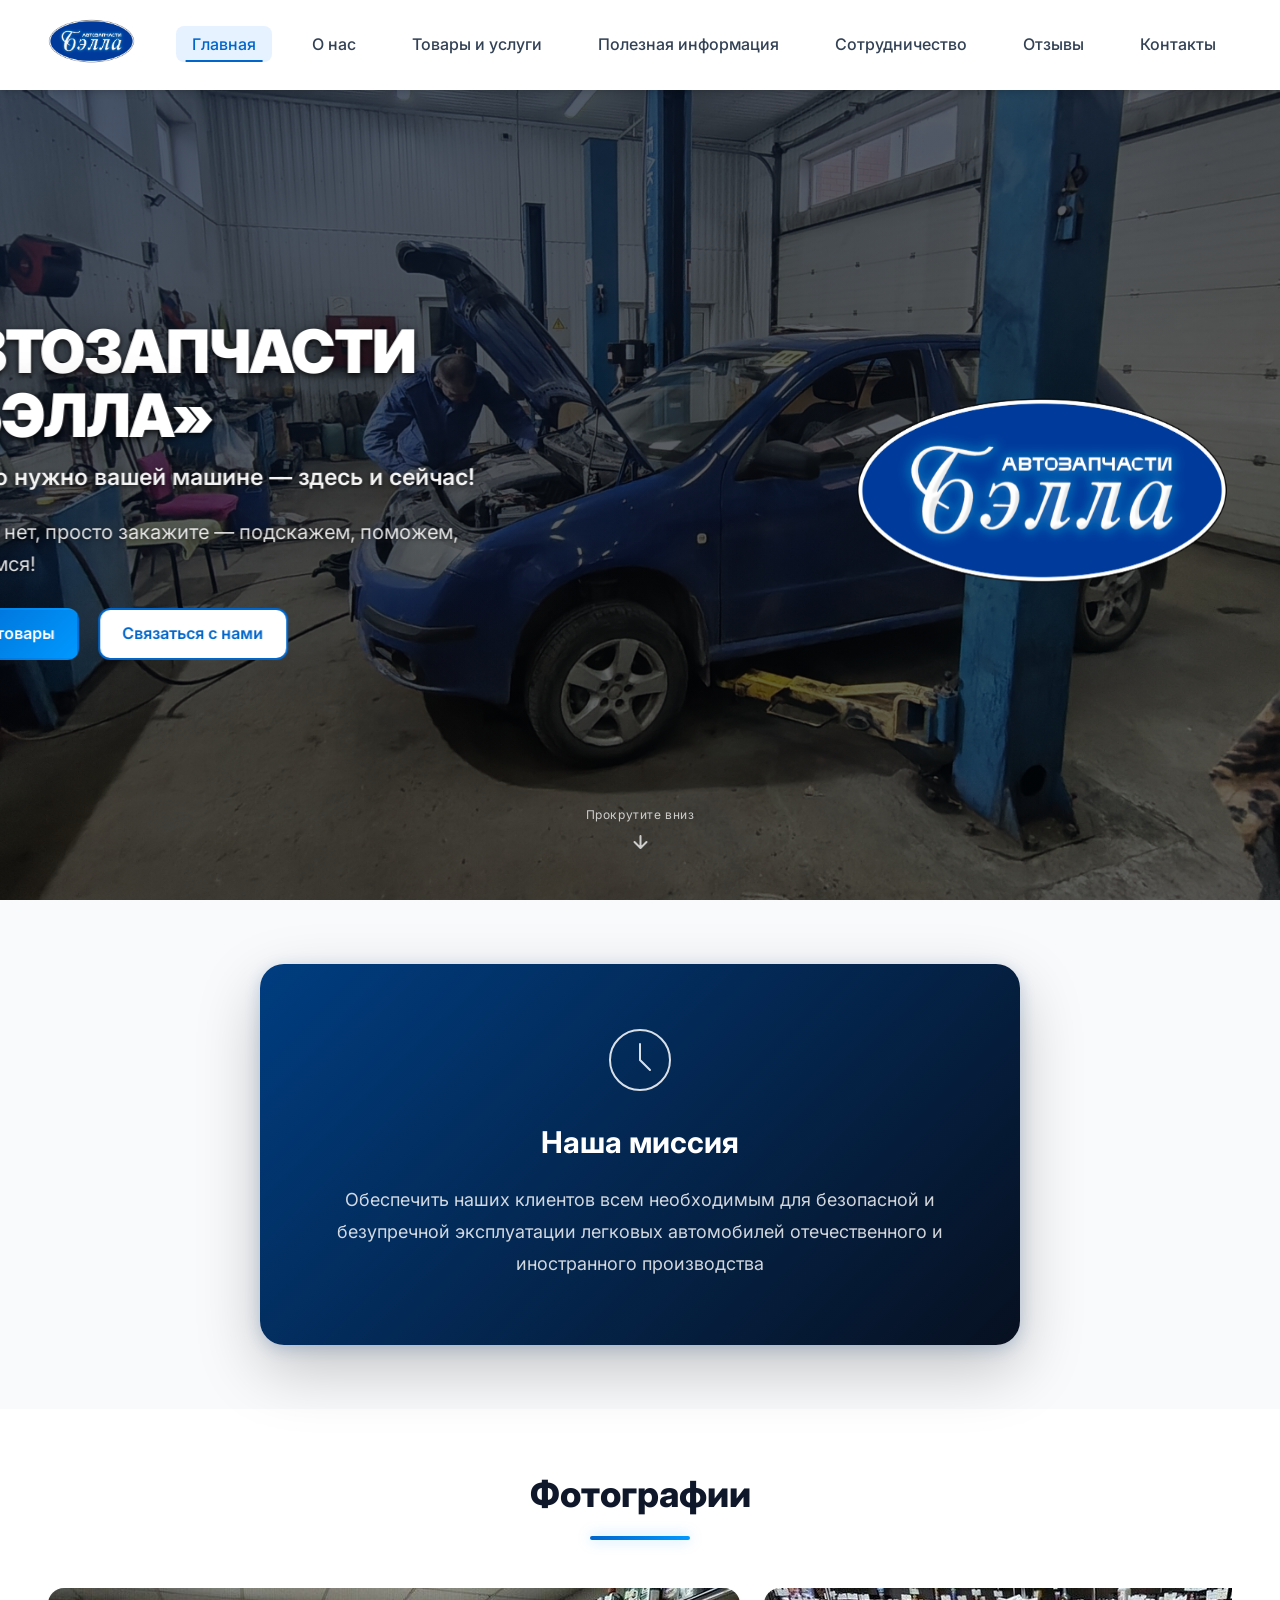
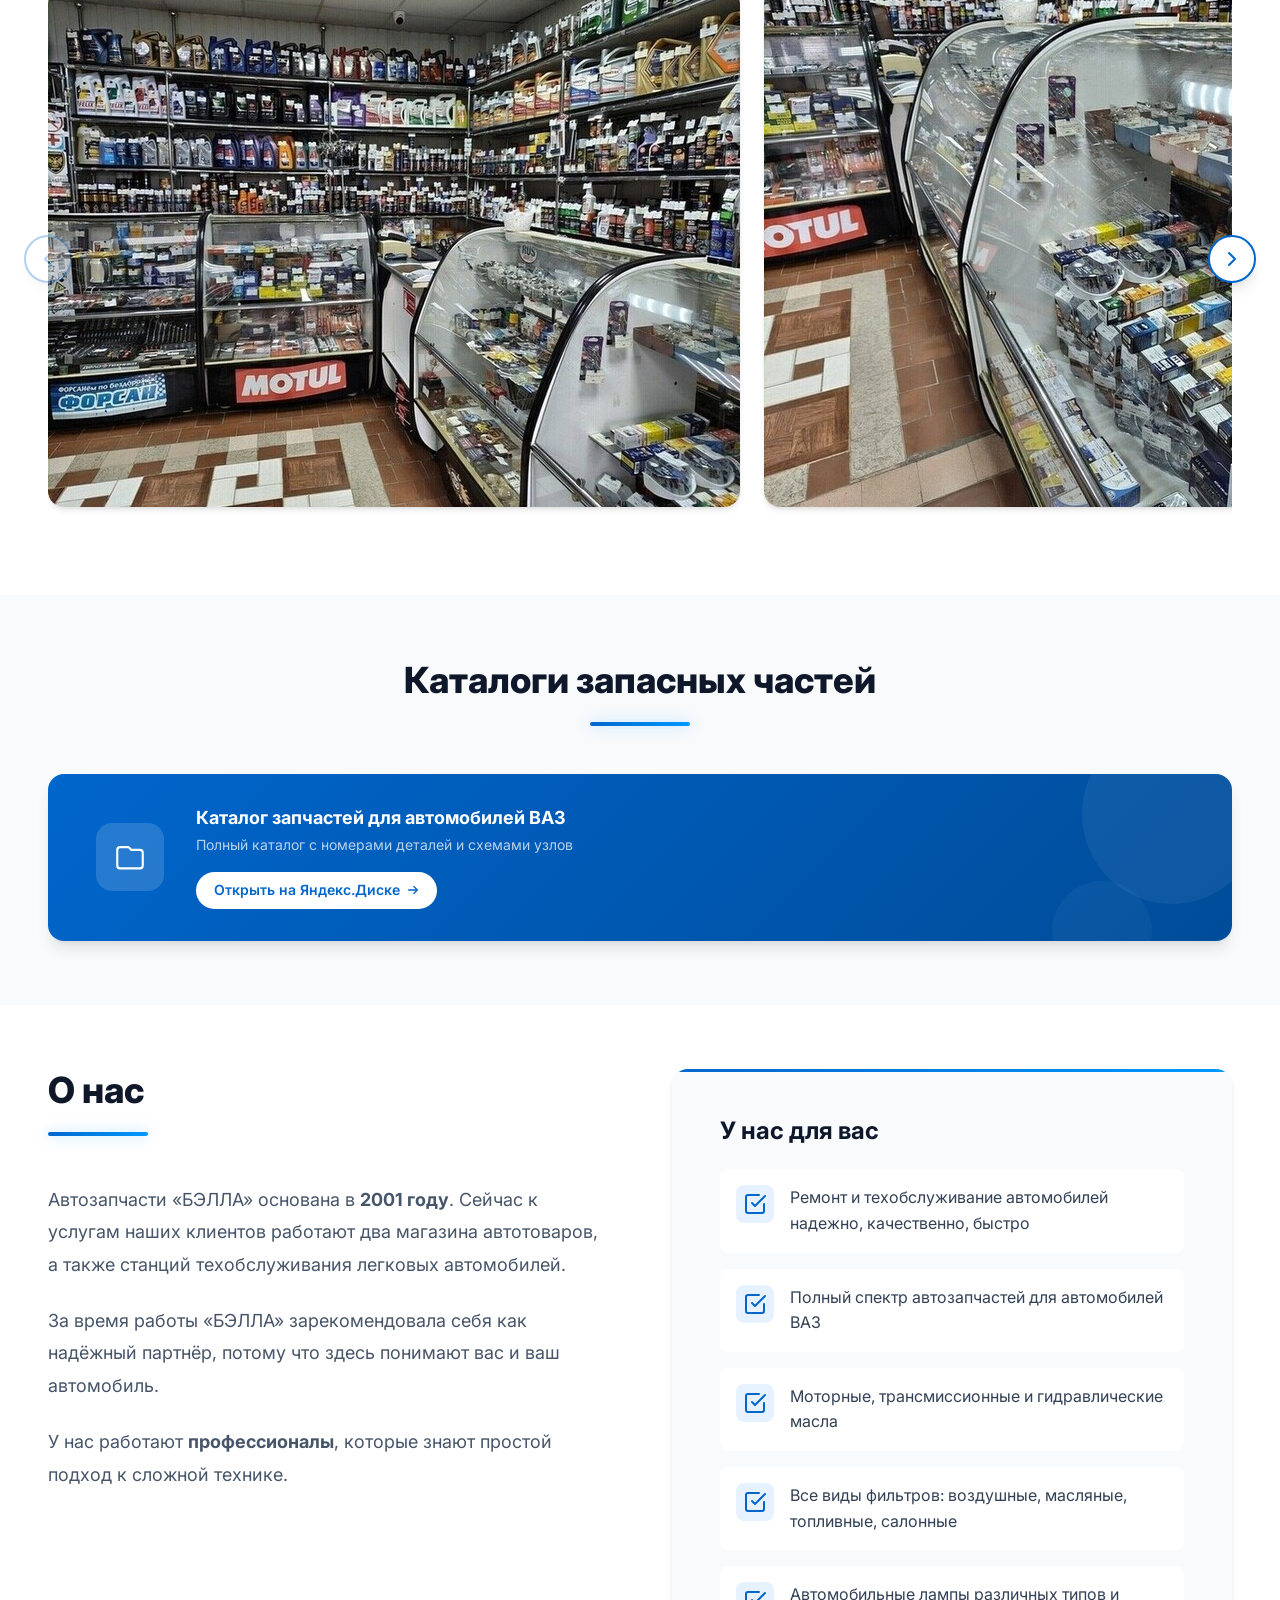
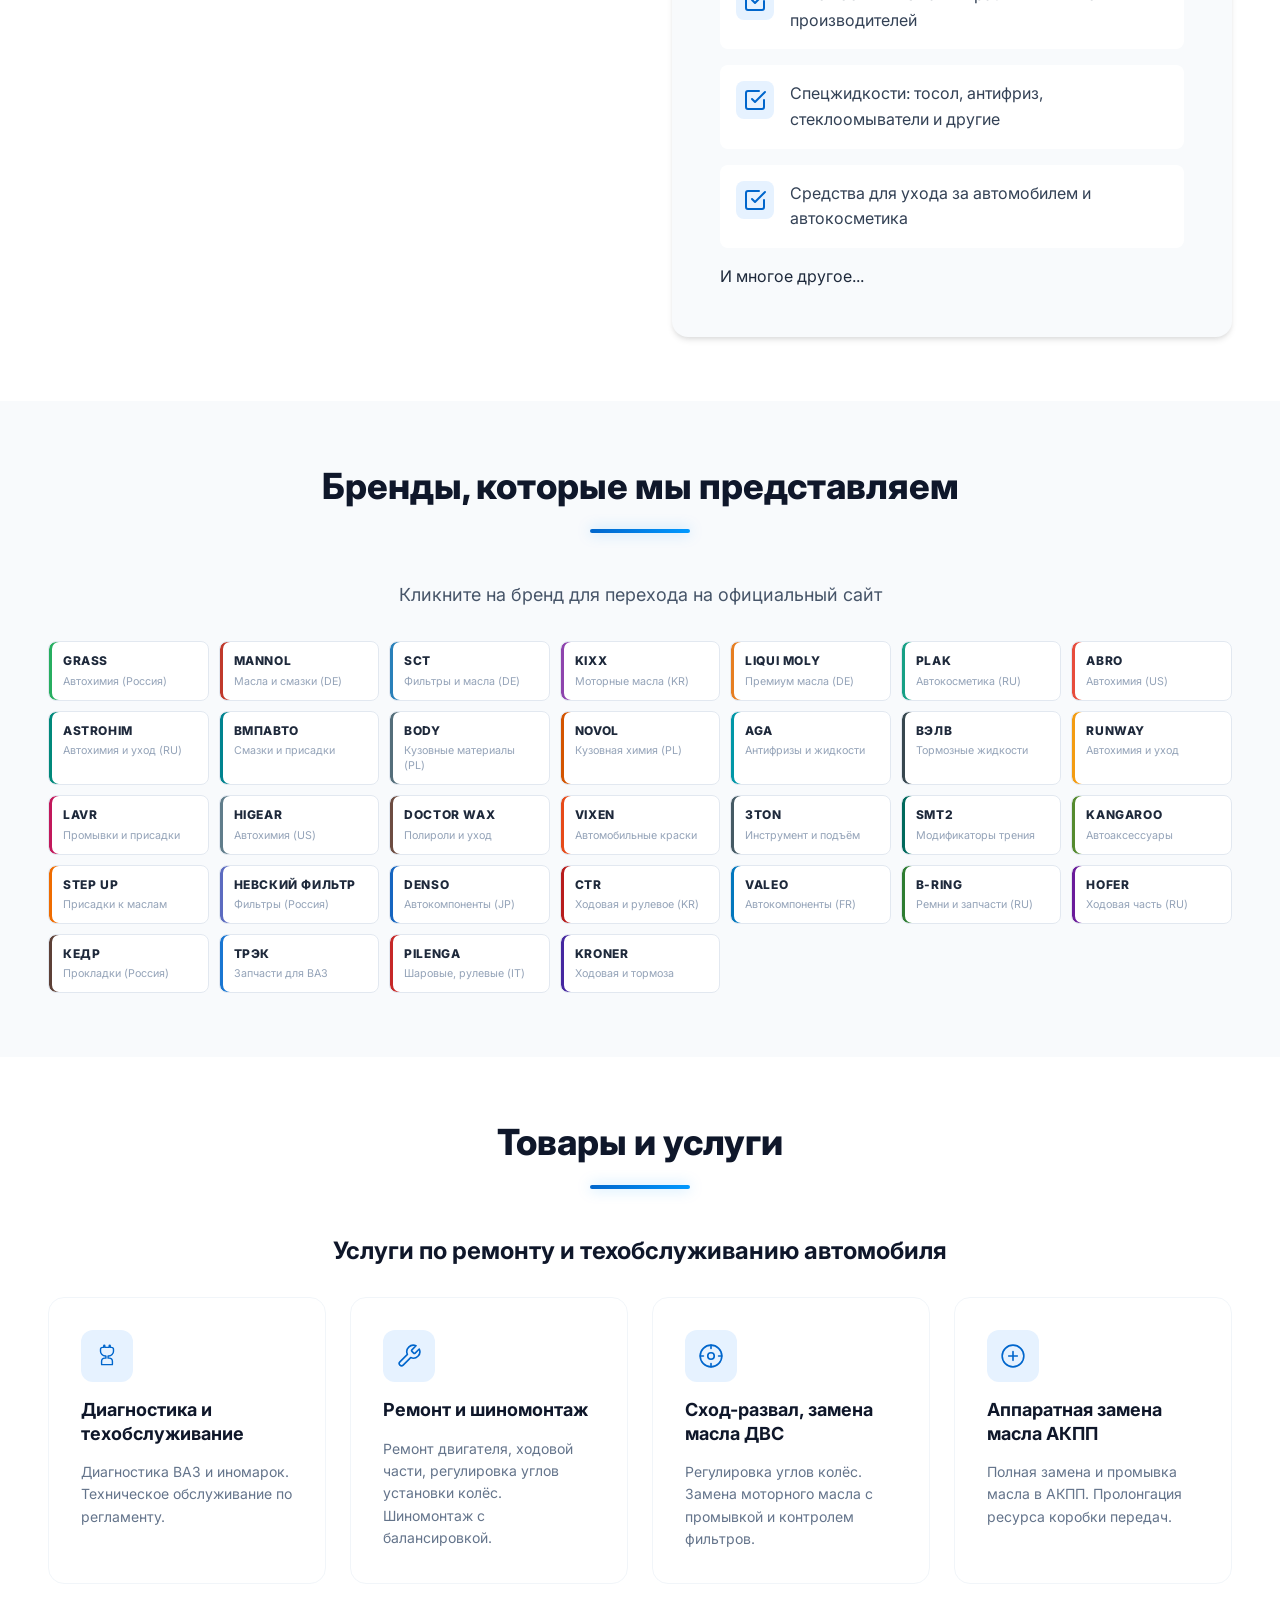
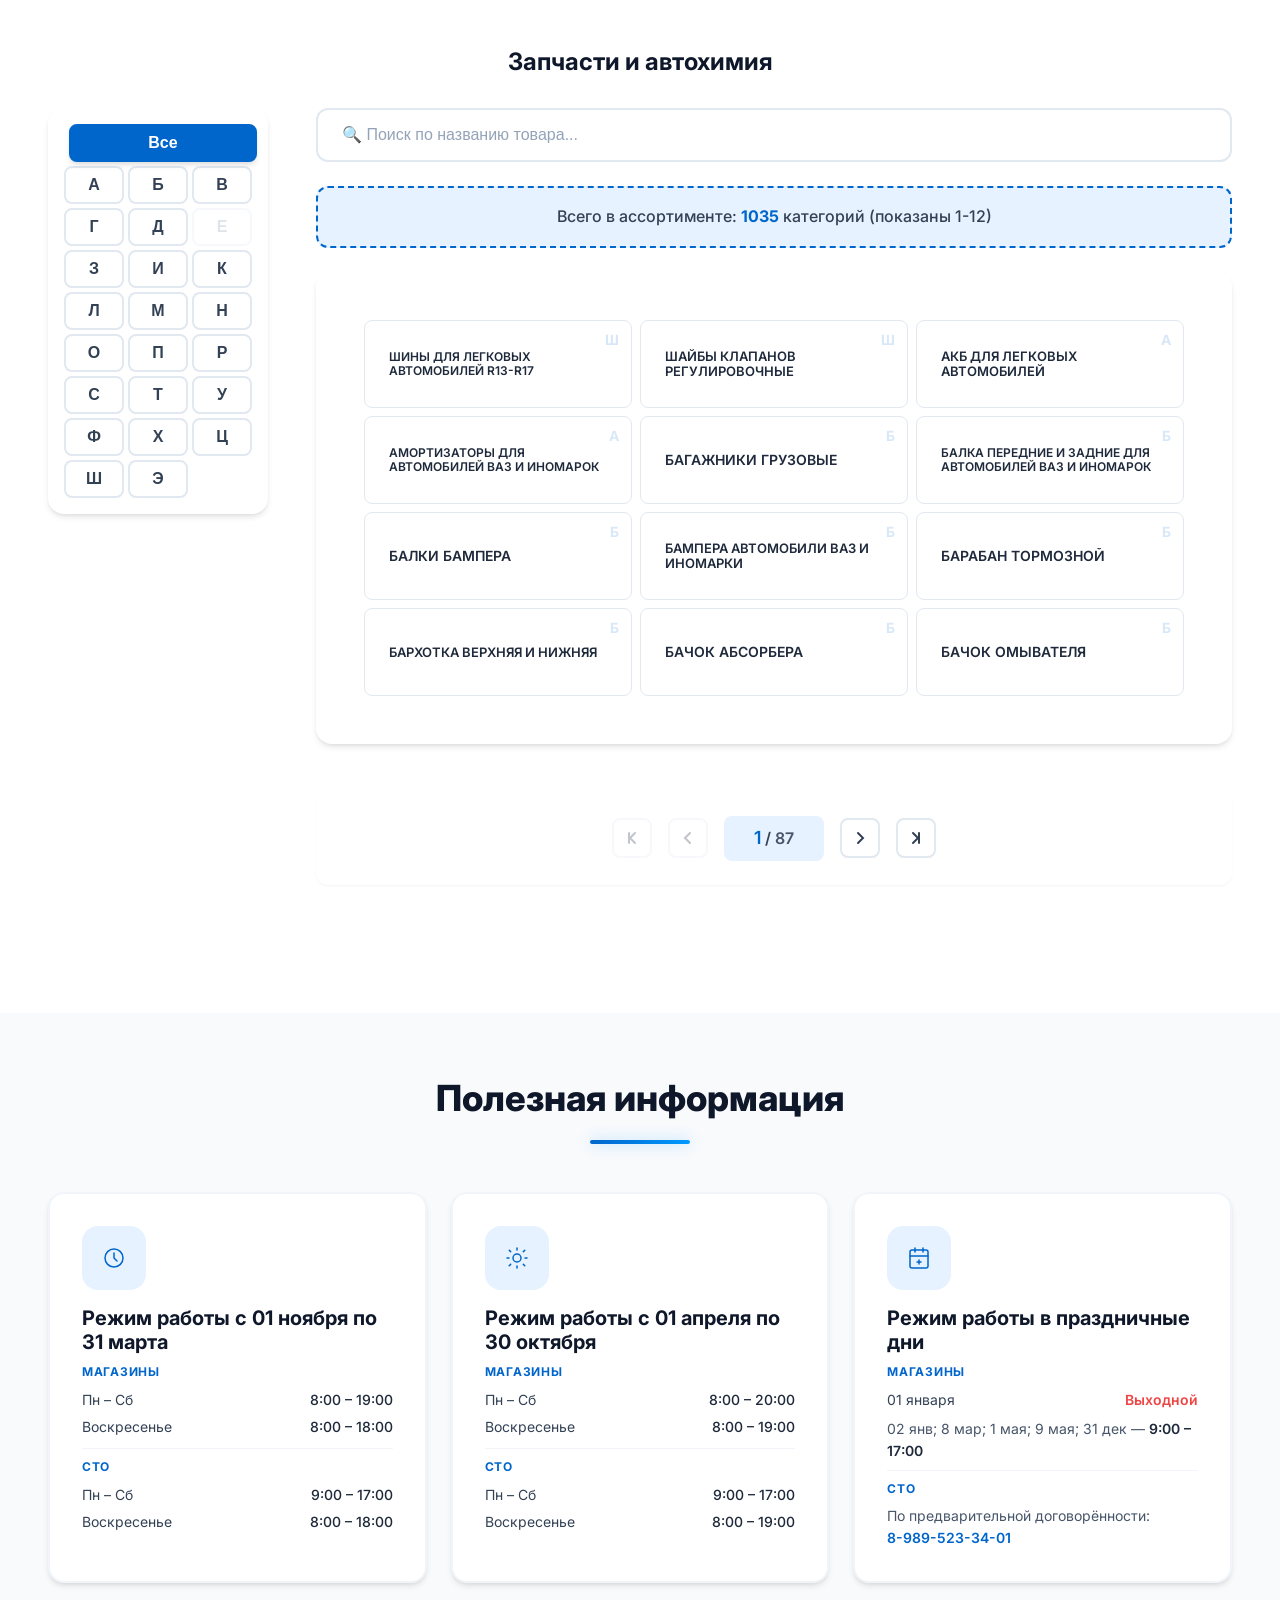
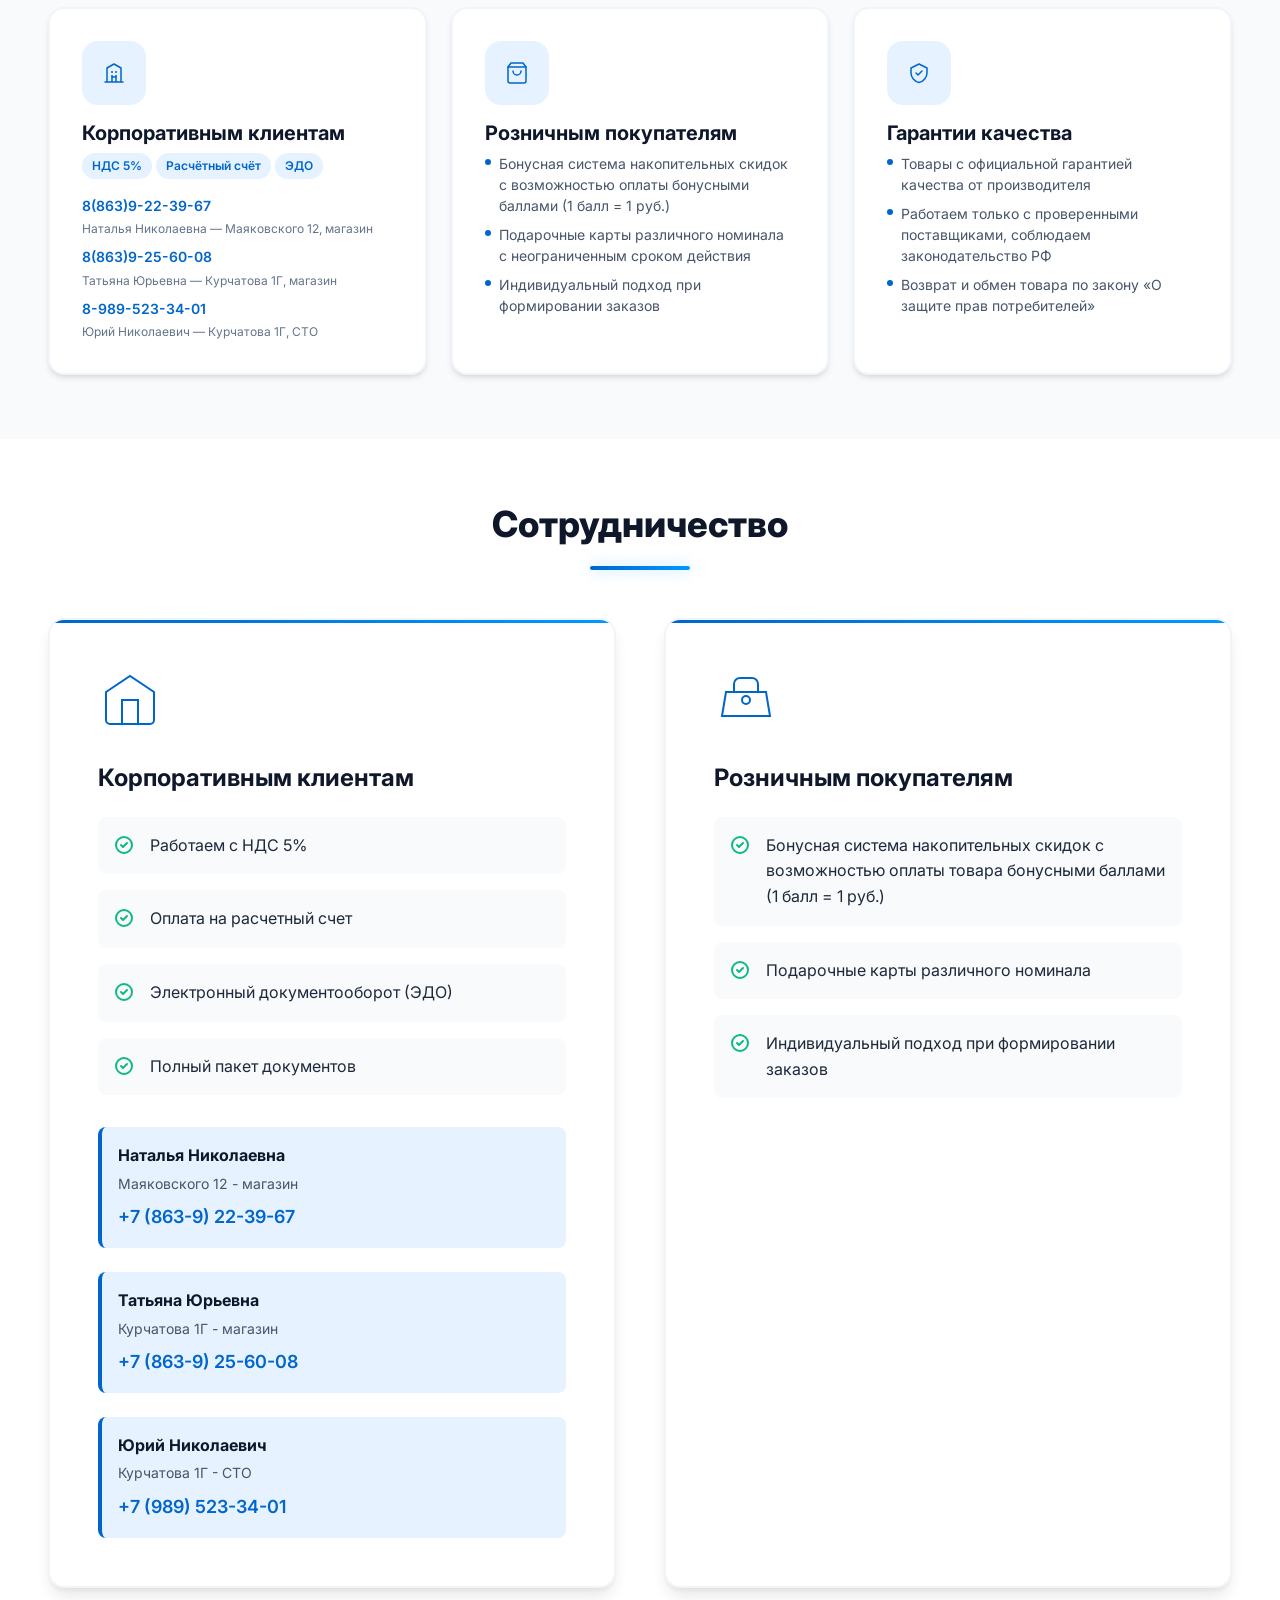
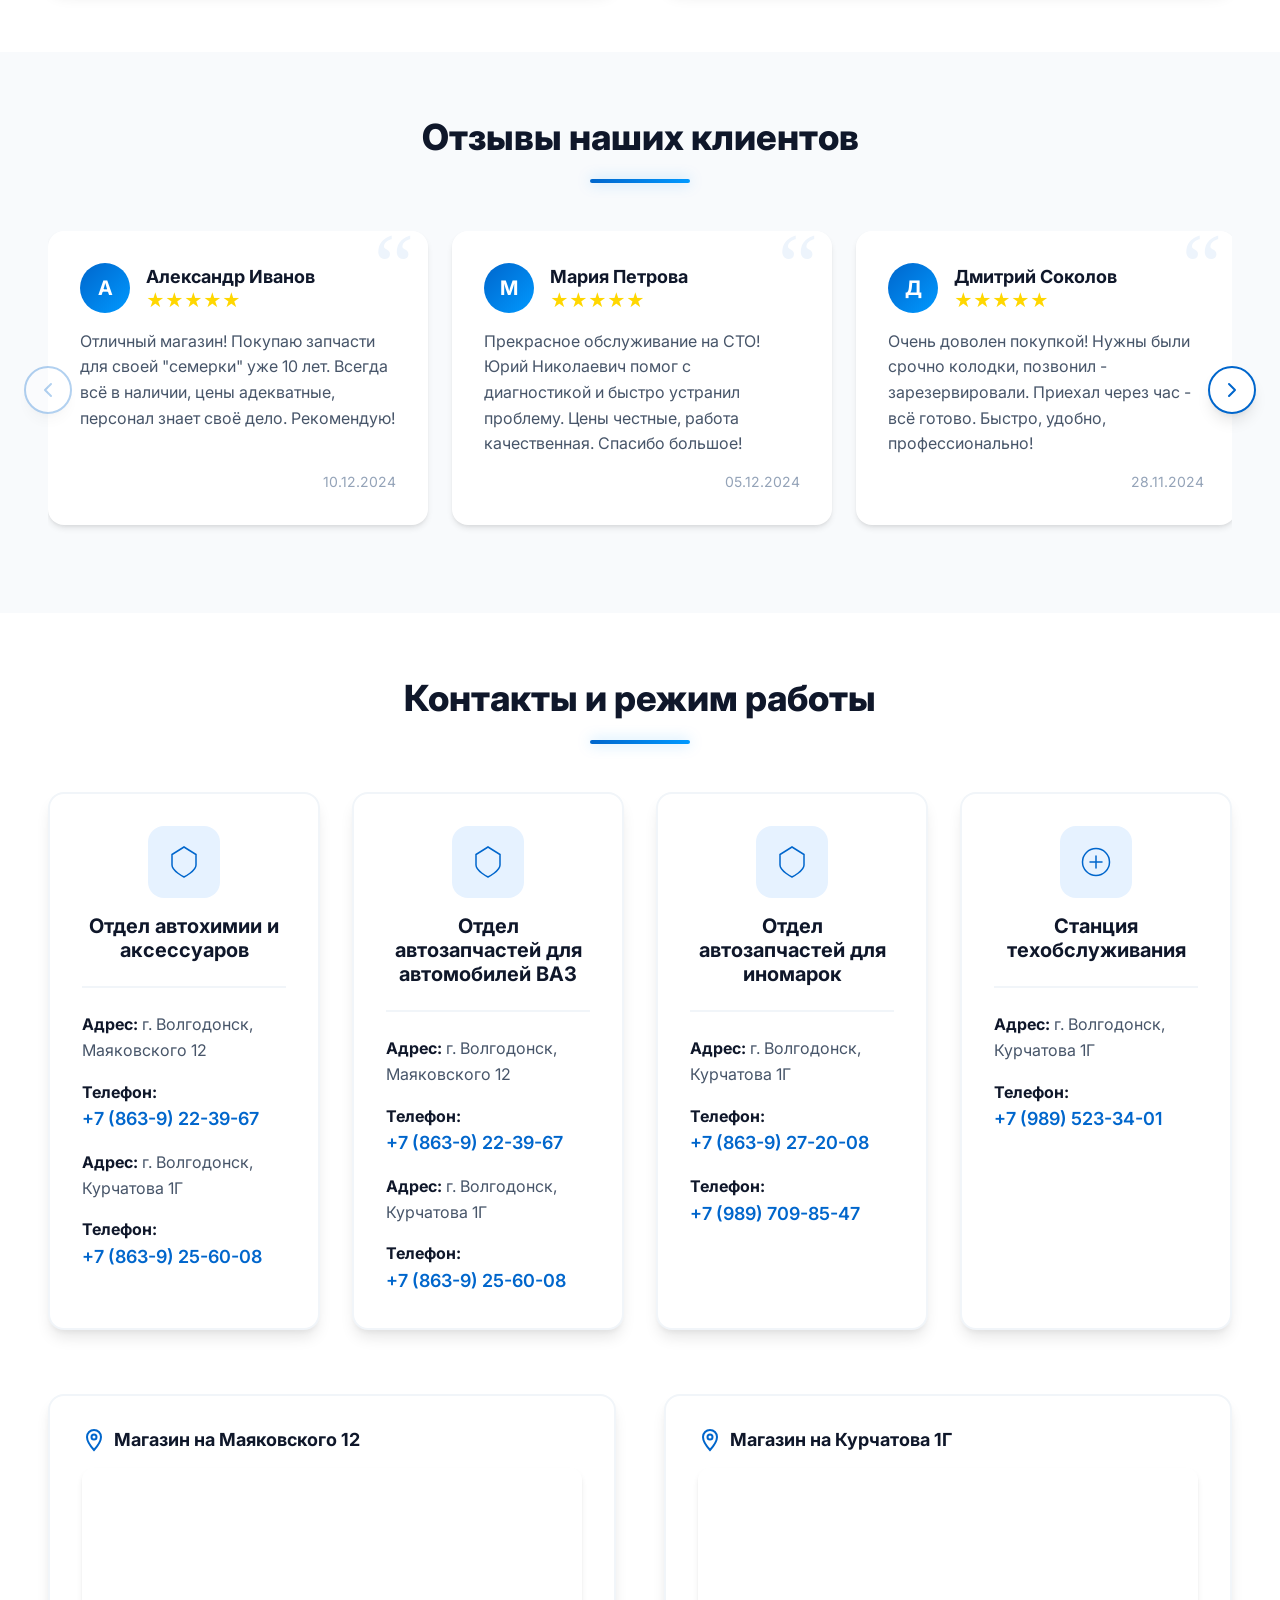
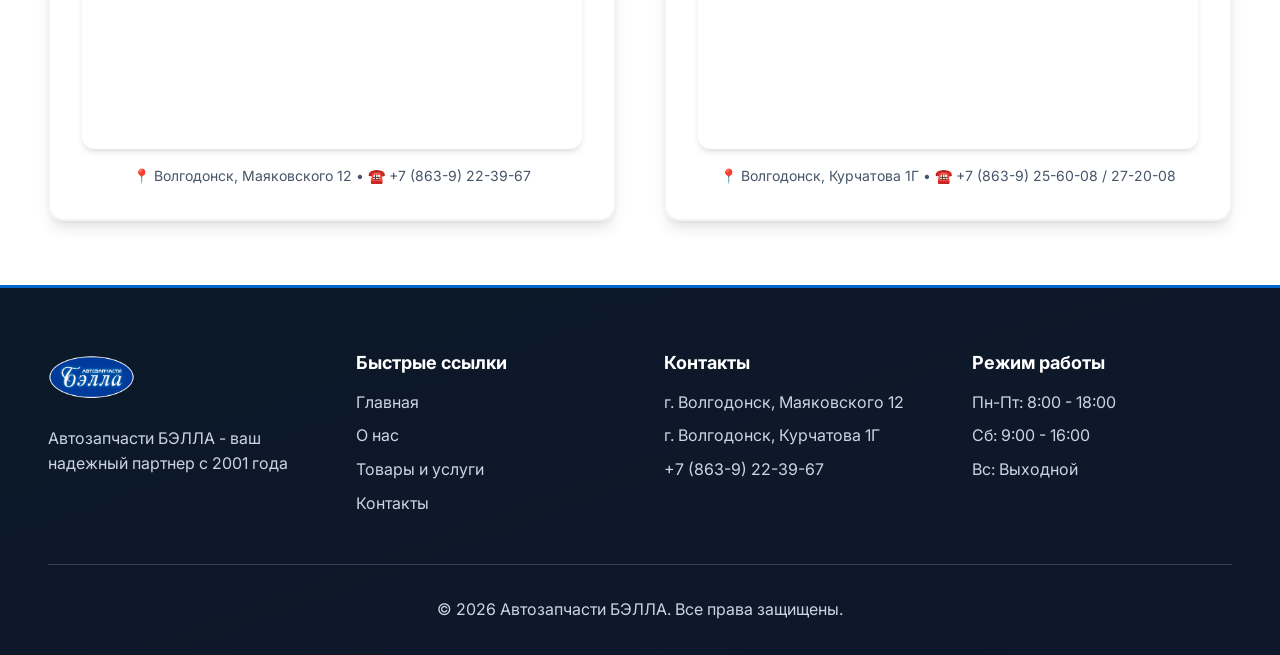
<file: index.html>
<!DOCTYPE html>
<html lang="ru">

<head>
    <meta charset="UTF-8">
    <meta name="viewport" content="width=device-width, initial-scale=1.0">
    <meta name="description" content="Автозапчасти БЭЛЛА в Волгодонске — магазины на Маяковского 12 и Курчатова 1Г. Запчасти для ВАЗ и иномарок, масла, фильтры, автохимия, СТО. Работаем с 2001 года.">
    <meta name="keywords" content="автозапчасти Волгодонск, запчасти ВАЗ, запчасти иномарок, СТО Волгодонск, автомагазин Волгодонск, БЭЛЛА, Маяковского 12, Курчатова 1Г, моторное масло, LIQUI MOLY, MANNOL, DENSO, ремонт авто, масляные фильтры, автохимия, антифриз">
    <meta name="robots" content="index, follow">
    <meta name="author" content="Автозапчасти БЭЛЛА">
    <meta name="geo.region" content="RU-ROS">
    <meta name="geo.placename" content="Волгодонск">
    <meta property="og:title" content="Автозапчасти БЭЛЛА — ВАЗ, иномарки, СТО | Волгодонск">
    <meta property="og:description" content="Магазины автозапчастей и СТО в Волгодонске с 2001 года. Запчасти для ВАЗ и иномарок, масла LIQUI MOLY, MANNOL, фильтры, автохимия.">
    <meta property="og:type" content="website">
    <meta property="og:locale" content="ru_RU">
    <meta property="og:image" content="photos/IMG_20251208_143837075.jpg">
    <meta name="twitter:card" content="summary_large_image">
    <meta name="twitter:title" content="Автозапчасти БЭЛЛА — Волгодонск">
    <meta name="twitter:description" content="Магазины автозапчастей и СТО в Волгодонске с 2001 года.">
    <title>Автозапчасти БЭЛЛА — ВАЗ, иномарки, СТО | Волгодонск</title>
    <link rel="stylesheet" href="styles.css">
    <link rel="preconnect" href="https://fonts.googleapis.com">
    <link rel="preconnect" href="https://fonts.gstatic.com" crossorigin>
    <link href="https://fonts.googleapis.com/css2?family=Inter:wght@300;400;500;600;700;800&display=swap" rel="stylesheet">
</head>

<body>
    <!-- Header -->
    <header class="header" id="header">
        <div class="container">
            <nav class="nav">
                <div class="nav-logo">
                    <img src="logo.png" alt="Автозапчасти БЭЛЛА" class="logo-img">
                </div>
                <button class="nav-toggle" id="navToggle" aria-label="Открыть меню">
                    <span></span>
                    <span></span>
                    <span></span>
                </button>
                <ul class="nav-menu" id="navMenu">
                    <li><a href="#home" class="nav-link active">Главная</a></li>
                    <li><a href="#about" class="nav-link">О нас</a></li>
                    <li><a href="#products" class="nav-link">Товары и услуги</a></li>
                    <li><a href="#info" class="nav-link">Полезная информация</a></li>
                    <li><a href="#partnership" class="nav-link">Сотрудничество</a></li>
                    <li><a href="#reviews" class="nav-link">Отзывы</a></li>
                    <li><a href="#contacts" class="nav-link">Контакты</a></li>
                </ul>
            </nav>
        </div>
    </header>

    <!-- Hero Section -->
    <section class="hero" id="home">
        <div class="hero-overlay"></div>
        <div class="container">
            <div class="hero-content">
                <h1 class="hero-title">
                    <span class="hero-title-main">АВТОЗАПЧАСТИ «БЭЛЛА»</span>
                    <span class="hero-subtitle">Все что нужно вашей машине — здесь и сейчас!</span>
                </h1>
                <p class="hero-text">...а если нет, просто закажите — подскажем, поможем, улыбнемся!</p>
                <div class="hero-buttons">
                    <a href="#products" class="btn btn-primary">Наши товары</a>
                    <a href="#contacts" class="btn btn-secondary">Связаться с нами</a>
                </div>
            </div>
            <!-- Большой логотип справа -->
            <div class="hero-logo fade-in" aria-hidden="false">
                <img class="logo" src="logo.png" alt="БЭЛЛА — автозапчасти" />
            </div>
        </div>
        <div class="hero-scroll">
            <span>Прокрутите вниз</span>
            <svg width="20" height="20" viewBox="0 0 20 20" fill="none">
                <path d="M10 4V16M10 16L4 10M10 16L16 10" stroke="currentColor" stroke-width="2" stroke-linecap="round" stroke-linejoin="round" />
            </svg>
        </div>
    </section>

    <!-- Mission Section -->
    <section class="mission">
        <div class="container">
            <div class="mission-content">
                <div class="mission-icon">
                    <svg width="64" height="64" viewBox="0 0 64 64" fill="none">
                        <circle cx="32" cy="32" r="30" stroke="currentColor" stroke-width="2" />
                        <path d="M32 16V32L42 42" stroke="currentColor" stroke-width="2" stroke-linecap="round" />
                    </svg>
                </div>
                <h2>Наша миссия</h2>
                <p>Обеспечить наших клиентов всем необходимым для безопасной и безупречной эксплуатации легковых автомобилей отечественного и иностранного производства</p>
            </div>
        </div>
    </section>

    <!-- Gallery Section -->
    <section class="gallery">
        <div class="container">
            <h2 class="section-title">Фотографии</h2>
            <div class="gallery-wrapper">
                <button class="scroll-arrow scroll-arrow-left" id="galleryPrev" aria-label="Предыдущее фото">
                    <svg width="24" height="24" viewBox="0 0 24 24" fill="none">
                        <path d="M15 18L9 12L15 6" stroke="currentColor" stroke-width="2" stroke-linecap="round" stroke-linejoin="round" />
                    </svg>
                </button>
                <div class="gallery-grid" id="galleryGrid">
                    <div class="gallery-item"><img src="photos/mini/photo-01.jpg" alt="Фото 1" loading="lazy"></div>
                    <div class="gallery-item"><img src="photos/mini/photo-02.jpg" alt="Фото 2" loading="lazy"></div>
                    <div class="gallery-item"><img src="photos/mini/photo-03.jpg" alt="Фото 3" loading="lazy"></div>
                    <div class="gallery-item"><img src="photos/mini/photo-04.jpg" alt="Фото 4" loading="lazy"></div>
                    <div class="gallery-item"><img src="photos/mini/photo-05.jpg" alt="Фото 5" loading="lazy"></div>
                    <div class="gallery-item"><img src="photos/mini/photo-06.jpg" alt="Фото 6" loading="lazy"></div>
                    <div class="gallery-item"><img src="photos/mini/photo-07.jpg" alt="Фото 7" loading="lazy"></div>
                    <div class="gallery-item"><img src="photos/mini/photo-08.jpg" alt="Фото 8" loading="lazy"></div>
                    <div class="gallery-item"><img src="photos/mini/photo-09.jpg" alt="Фото 9" loading="lazy"></div>
                    <div class="gallery-item"><img src="photos/mini/photo-10.jpg" alt="Фото 10" loading="lazy"></div>
                    <div class="gallery-item"><img src="photos/mini/photo-11.jpg" alt="Фото 11" loading="lazy"></div>
                    <div class="gallery-item"><img src="photos/mini/photo-12.jpg" alt="Фото 12" loading="lazy"></div>
                    <div class="gallery-item"><img src="photos/mini/photo-13.jpg" alt="Фото 13" loading="lazy"></div>
                    <div class="gallery-item"><img src="photos/mini/photo-14.jpg" alt="Фото 14" loading="lazy"></div>
                    <div class="gallery-item"><img src="photos/mini/photo-15.jpg" alt="Фото 15" loading="lazy"></div>
                    <div class="gallery-item"><img src="photos/mini/photo-16.jpg" alt="Фото 16" loading="lazy"></div>
                    <div class="gallery-item"><img src="photos/mini/photo-17.jpg" alt="Фото 17" loading="lazy"></div>
                    <div class="gallery-item"><img src="photos/mini/photo-18.jpg" alt="Фото 18" loading="lazy"></div>
                    <div class="gallery-item"><img src="photos/mini/photo-19.jpg" alt="Фото 19" loading="lazy"></div>
                    <div class="gallery-item"><img src="photos/mini/photo-20.jpg" alt="Фото 20" loading="lazy"></div>
                    <div class="gallery-item"><img src="photos/mini/photo-21.jpg" alt="Фото 21" loading="lazy"></div>
                    <div class="gallery-item"><img src="photos/mini/photo-22.jpg" alt="Фото 22" loading="lazy"></div>
                    <div class="gallery-item"><img src="photos/mini/photo-23.jpg" alt="Фото 23" loading="lazy"></div>
                </div>
                <button class="scroll-arrow scroll-arrow-right" id="galleryNext" aria-label="Следующее фото">
                    <svg width="24" height="24" viewBox="0 0 24 24" fill="none">
                        <path d="M9 18L15 12L9 6" stroke="currentColor" stroke-width="2" stroke-linecap="round" stroke-linejoin="round" />
                    </svg>
                </button>
            </div>
        </div>
    </section>

    <!-- Catalogs Section -->
    <section class="catalogs">
        <div class="container">
            <h2 class="section-title">Каталоги запасных частей</h2>
            <div class="catalogs-grid">
                <!-- PLACEHOLDER: Здесь будут PDF каталоги -->
                <div class="catalog-card">
                    <div class="catalog-icon">
                        <svg width="34" height="34" viewBox="0 0 24 24" fill="none">
                            <path d="M3 7C3 5.89543 3.89543 5 5 5H10.5858C10.851 5 11.1054 5.10536 11.2929 5.29289L13 7H19C20.1046 7 21 7.89543 21 9V18C21 19.1046 20.1046 20 19 20H5C3.89543 20 3 19.1046 3 18V7Z" stroke="white" stroke-width="1.5" stroke-linejoin="round"/>
                        </svg>
                    </div>
                    <div class="catalog-body">
                        <h3>Каталог запчастей для автомобилей ВАЗ</h3>
                        <p>Полный каталог с номерами деталей и схемами узлов</p>
                        <a class="btn-catalog" href="https://disk.yandex.ru/d/l4QfCbNwaKgTFA" target="_blank">
                            Открыть на Яндекс.Диске
                            <svg width="14" height="14" viewBox="0 0 16 16" fill="none"><path d="M3 8H13M13 8L9 4M13 8L9 12" stroke="currentColor" stroke-width="1.5" stroke-linecap="round" stroke-linejoin="round"/></svg>
                        </a>
                    </div>
                </div>
            </div>
        </div>
    </section>

    <!-- About Section -->
    <section class="about" id="about">
        <div class="container">
            <div class="about-wrapper">
                <div class="about-content">
                    <h2 class="section-title">О нас</h2>
                    <div class="about-text">
                        <p>Автозапчасти «БЭЛЛА» основана в <strong>2001 году</strong>. Сейчас к услугам наших клиентов работают два магазина автотоваров, а также станций техобслуживания легковых автомобилей.</p>
                        <p>За время работы «БЭЛЛА» зарекомендовала себя как надёжный партнёр, потому что здесь понимают вас и ваш автомобиль.</p>
                        <p>У нас работают <strong>профессионалы</strong>, которые знают простой подход к сложной технике.</p>
                    </div>
                </div>
                <div class="about-features">
                    <h3>У нас для вас</h3>
                    <ul class="features-list">
                        <li>
                            <div class="feature-icon">
                                <svg width="24" height="24" viewBox="0 0 24 24" fill="none">
                                    <path d="M9 11L12 14L22 4" stroke="currentColor" stroke-width="2" stroke-linecap="round" stroke-linejoin="round" />
                                    <path d="M21 12V19C21 20.1046 20.1046 21 19 21H5C3.89543 21 3 20.1046 3 19V5C3 3.89543 3.89543 3 5 3H16" stroke="currentColor" stroke-width="2" stroke-linecap="round" />
                                </svg>
                            </div>
                            <span>Ремонт и техобслуживание автомобилей надежно, качественно, быстро</span>
                        </li>
                        <li>
                            <div class="feature-icon">
                                <svg width="24" height="24" viewBox="0 0 24 24" fill="none">
                                    <path d="M9 11L12 14L22 4" stroke="currentColor" stroke-width="2" stroke-linecap="round" stroke-linejoin="round" />
                                    <path d="M21 12V19C21 20.1046 20.1046 21 19 21H5C3.89543 21 3 20.1046 3 19V5C3 3.89543 3.89543 3 5 3H16" stroke="currentColor" stroke-width="2" stroke-linecap="round" />
                                </svg>
                            </div>
                            <span>Полный спектр автозапчастей для автомобилей ВАЗ</span>
                        </li>
                        <li>
                            <div class="feature-icon">
                                <svg width="24" height="24" viewBox="0 0 24 24" fill="none">
                                    <path d="M9 11L12 14L22 4" stroke="currentColor" stroke-width="2" stroke-linecap="round" stroke-linejoin="round" />
                                    <path d="M21 12V19C21 20.1046 20.1046 21 19 21H5C3.89543 21 3 20.1046 3 19V5C3 3.89543 3.89543 3 5 3H16" stroke="currentColor" stroke-width="2" stroke-linecap="round" />
                                </svg>
                            </div>
                            <span>Моторные, трансмиссионные и гидравлические масла</span>
                        </li>
                        <li>
                            <div class="feature-icon">
                                <svg width="24" height="24" viewBox="0 0 24 24" fill="none">
                                    <path d="M9 11L12 14L22 4" stroke="currentColor" stroke-width="2" stroke-linecap="round" stroke-linejoin="round" />
                                    <path d="M21 12V19C21 20.1046 20.1046 21 19 21H5C3.89543 21 3 20.1046 3 19V5C3 3.89543 3.89543 3 5 3H16" stroke="currentColor" stroke-width="2" stroke-linecap="round" />
                                </svg>
                            </div>
                            <span>Все виды фильтров: воздушные, масляные, топливные, салонные</span>
                        </li>
                        <li>
                            <div class="feature-icon">
                                <svg width="24" height="24" viewBox="0 0 24 24" fill="none">
                                    <path d="M9 11L12 14L22 4" stroke="currentColor" stroke-width="2" stroke-linecap="round" stroke-linejoin="round" />
                                    <path d="M21 12V19C21 20.1046 20.1046 21 19 21H5C3.89543 21 3 20.1046 3 19V5C3 3.89543 3.89543 3 5 3H16" stroke="currentColor" stroke-width="2" stroke-linecap="round" />
                                </svg>
                            </div>
                            <span>Автомобильные лампы различных типов и производителей</span>
                        </li>
                        <li>
                            <div class="feature-icon">
                                <svg width="24" height="24" viewBox="0 0 24 24" fill="none">
                                    <path d="M9 11L12 14L22 4" stroke="currentColor" stroke-width="2" stroke-linecap="round" stroke-linejoin="round" />
                                    <path d="M21 12V19C21 20.1046 20.1046 21 19 21H5C3.89543 21 3 20.1046 3 19V5C3 3.89543 3.89543 3 5 3H16" stroke="currentColor" stroke-width="2" stroke-linecap="round" />
                                </svg>
                            </div>
                            <span>Спецжидкости: тосол, антифриз, стеклоомыватели и другие</span>
                        </li>
                        <li>
                            <div class="feature-icon">
                                <svg width="24" height="24" viewBox="0 0 24 24" fill="none">
                                    <path d="M9 11L12 14L22 4" stroke="currentColor" stroke-width="2" stroke-linecap="round" stroke-linejoin="round" />
                                    <path d="M21 12V19C21 20.1046 20.1046 21 19 21H5C3.89543 21 3 20.1046 3 19V5C3 3.89543 3.89543 3 5 3H16" stroke="currentColor" stroke-width="2" stroke-linecap="round" />
                                </svg>
                            </div>
                            <span>Средства для ухода за автомобилем и автокосметика</span>
                        </li>
                        <p>И многое другое...</p>
                    </ul>
                </div>
            </div>
        </div>
    </section>

    <!-- Brands Section -->
    <section class="brands">
        <div class="container">
            <h2 class="section-title">Бренды, которые мы представляем</h2>
            <p class="section-subtitle">Кликните на бренд для перехода на официальный сайт</p>
            <div class="brands-grid">
                <a class="brand-card" href="https://volgodonsk.grass.su/" target="_blank" rel="noopener" style="--bc:#27ae60">
                    <div class="brand-card-name">GRASS</div>
                    <div class="brand-card-desc">Автохимия (Россия)</div>
                </a>
                <a class="brand-card" href="https://www.mannol.de/ru" target="_blank" rel="noopener" style="--bc:#c0392b">
                    <div class="brand-card-name">MANNOL</div>
                    <div class="brand-card-desc">Масла и смазки (DE)</div>
                </a>
                <a class="brand-card" href="https://sct-catalogue.de/" target="_blank" rel="noopener" style="--bc:#2980b9">
                    <div class="brand-card-name">SCT</div>
                    <div class="brand-card-desc">Фильтры и масла (DE)</div>
                </a>
                <a class="brand-card" href="https://kixxlube.ru/" target="_blank" rel="noopener" style="--bc:#8e44ad">
                    <div class="brand-card-name">Kixx</div>
                    <div class="brand-card-desc">Моторные масла (KR)</div>
                </a>
                <a class="brand-card" href="https://liquimoly.ru/" target="_blank" rel="noopener" style="--bc:#e67e22">
                    <div class="brand-card-name">LIQUI MOLY</div>
                    <div class="brand-card-desc">Премиум масла (DE)</div>
                </a>
                <a class="brand-card" href="https://plak.ru/" target="_blank" rel="noopener" style="--bc:#16a085">
                    <div class="brand-card-name">PLAK</div>
                    <div class="brand-card-desc">Автокосметика (RU)</div>
                </a>
                <a class="brand-card" href="https://абро.рф/" target="_blank" rel="noopener" style="--bc:#e74c3c">
                    <div class="brand-card-name">ABRO</div>
                    <div class="brand-card-desc">Автохимия (US)</div>
                </a>
                <a class="brand-card" href="https://www.astrohim.ru/" target="_blank" rel="noopener" style="--bc:#00897b">
                    <div class="brand-card-name">Astrohim</div>
                    <div class="brand-card-desc">Автохимия и уход (RU)</div>
                </a>
                <a class="brand-card" href="https://smazka.ru/" target="_blank" rel="noopener" style="--bc:#00838f">
                    <div class="brand-card-name">ВМПАВТО</div>
                    <div class="brand-card-desc">Смазки и присадки</div>
                </a>
                <a class="brand-card" href="https://body.com.pl/" target="_blank" rel="noopener" style="--bc:#546e7a">
                    <div class="brand-card-name">BODY</div>
                    <div class="brand-card-desc">Кузовные материалы (PL)</div>
                </a>
                <a class="brand-card" href="https://novol.shop/" target="_blank" rel="noopener" style="--bc:#d35400">
                    <div class="brand-card-name">NOVOL</div>
                    <div class="brand-card-desc">Кузовная химия (PL)</div>
                </a>
                <a class="brand-card" href="https://www.agah.ru/" target="_blank" rel="noopener" style="--bc:#0097a7">
                    <div class="brand-card-name">AGA</div>
                    <div class="brand-card-desc">Антифризы и жидкости</div>
                </a>
                <a class="brand-card" href="http://www.velv.ru/" target="_blank" rel="noopener" style="--bc:#37474f">
                    <div class="brand-card-name">ВЭЛВ</div>
                    <div class="brand-card-desc">Тормозные жидкости</div>
                </a>
                <a class="brand-card" href="https://runway.ru/" target="_blank" rel="noopener" style="--bc:#f39c12">
                    <div class="brand-card-name">RUNWAY</div>
                    <div class="brand-card-desc">Автохимия и уход</div>
                </a>
                <a class="brand-card" href="https://lavr.ru/" target="_blank" rel="noopener" style="--bc:#c2185b">
                    <div class="brand-card-name">LAVR</div>
                    <div class="brand-card-desc">Промывки и присадки</div>
                </a>
                <a class="brand-card" href="https://hi-gear.ru/" target="_blank" rel="noopener" style="--bc:#607d8b">
                    <div class="brand-card-name">HIGEAR</div>
                    <div class="brand-card-desc">Автохимия (US)</div>
                </a>
                <a class="brand-card" href="https://doctorwax.ru/" target="_blank" rel="noopener" style="--bc:#6d4c41">
                    <div class="brand-card-name">DOCTOR WAX</div>
                    <div class="brand-card-desc">Полироли и уход</div>
                </a>
                <a class="brand-card" href="https://vixen-paint.ru/" target="_blank" rel="noopener" style="--bc:#e64a19">
                    <div class="brand-card-name">VIXEN</div>
                    <div class="brand-card-desc">Автомобильные краски</div>
                </a>
                <a class="brand-card" href="https://3ton.ru/" target="_blank" rel="noopener" style="--bc:#455a64">
                    <div class="brand-card-name">3TON</div>
                    <div class="brand-card-desc">Инструмент и подъём</div>
                </a>
                <a class="brand-card" href="https://smt2.com/" target="_blank" rel="noopener" style="--bc:#00695c">
                    <div class="brand-card-name">SMT2</div>
                    <div class="brand-card-desc">Модификаторы трения</div>
                </a>
                <a class="brand-card" href="https://kangaroo.ru/" target="_blank" rel="noopener" style="--bc:#558b2f">
                    <div class="brand-card-name">KANGAROO</div>
                    <div class="brand-card-desc">Автоаксессуары</div>
                </a>
                <a class="brand-card" href="https://stepup.biz/" target="_blank" rel="noopener" style="--bc:#ef6c00">
                    <div class="brand-card-name">STEP UP</div>
                    <div class="brand-card-desc">Присадки к маслам</div>
                </a>
                <a class="brand-card" href="https://nevsky-filter.ru/" target="_blank" rel="noopener" style="--bc:#5c6bc0">
                    <div class="brand-card-name">НЕВСКИЙ ФИЛЬТР</div>
                    <div class="brand-card-desc">Фильтры (Россия)</div>
                </a>
                <a class="brand-card" href="https://www.denso-am.eu/ru" target="_blank" rel="noopener" style="--bc:#1565c0">
                    <div class="brand-card-name">DENSO</div>
                    <div class="brand-card-desc">Автокомпоненты (JP)</div>
                </a>
                <a class="brand-card" href="https://www.ctr.co.kr/" target="_blank" rel="noopener" style="--bc:#b71c1c">
                    <div class="brand-card-name">CTR</div>
                    <div class="brand-card-desc">Ходовая и рулевое (KR)</div>
                </a>
                <a class="brand-card" href="https://www.valeoservice.com/en-com" target="_blank" rel="noopener" style="--bc:#0277bd">
                    <div class="brand-card-name">VALEO</div>
                    <div class="brand-card-desc">Автокомпоненты (FR)</div>
                </a>
                <a class="brand-card" href="https://b-ring.ru/" target="_blank" rel="noopener" style="--bc:#2e7d32">
                    <div class="brand-card-name">B-ring</div>
                    <div class="brand-card-desc">Ремни и запчасти (RU)</div>
                </a>
                <a class="brand-card" href="http://hoferparts.ru/" target="_blank" rel="noopener" style="--bc:#6a1b9a">
                    <div class="brand-card-name">HOFER</div>
                    <div class="brand-card-desc">Ходовая часть (RU)</div>
                </a>
                <a class="brand-card" href="https://www.kedr.ru/" target="_blank" rel="noopener" style="--bc:#5d4037">
                    <div class="brand-card-name">КЕДР</div>
                    <div class="brand-card-desc">Прокладки (Россия)</div>
                </a>
                <a class="brand-card" href="https://trek.ru/" target="_blank" rel="noopener" style="--bc:#1976d2">
                    <div class="brand-card-name">ТРЭК</div>
                    <div class="brand-card-desc">Запчасти для ВАЗ</div>
                </a>
                <a class="brand-card" href="https://qpilenga.com/" target="_blank" rel="noopener" style="--bc:#c62828">
                    <div class="brand-card-name">PILENGA</div>
                    <div class="brand-card-desc">Шаровые, рулевые (IT)</div>
                </a>
                <a class="brand-card" href="http://www.kronerauto.com/ru/glavnaja.html" target="_blank" rel="noopener" style="--bc:#4527a0">
                    <div class="brand-card-name">KRONER</div>
                    <div class="brand-card-desc">Ходовая и тормоза</div>
                </a>
            </div>
        </div>
    </section>

    <!-- Products Section -->
    <section class="products" id="products">
        <div class="container">
            <h2 class="section-title">Товары и услуги</h2>

            <!-- Services Tab -->
            <div class="services-section">
                <h3>Услуги по ремонту и техобслуживанию автомобиля</h3>
                <div class="services-grid">
                    <div class="service-card">
                        <div class="service-icon">
                            <svg width="48" height="48" viewBox="0 0 24 24" fill="none">
                                <path d="M9.5 2a.5.5 0 0 1 .5.5V4h4V2.5a.5.5 0 0 1 1 0V4h1a2 2 0 0 1 2 2v1.5a4.5 4.5 0 0 1-4.5 4.5h-.5v2h1a3 3 0 0 1 3 3v2.5a.5.5 0 0 1-.5.5h-9a.5.5 0 0 1-.5-.5V17a3 3 0 0 1 3-3h1v-2h-.5A4.5 4.5 0 0 1 6 7.5V6a2 2 0 0 1 2-2h1V2.5a.5.5 0 0 1 .5-.5z" stroke="currentColor" stroke-width="1.3" fill="none" stroke-linejoin="round"/>
                            </svg>
                        </div>
                        <h4>Диагностика и техобслуживание</h4>
                        <p>Диагностика ВАЗ и иномарок. Техническое обслуживание по регламенту.</p>
                    </div>
                    <div class="service-card">
                        <div class="service-icon">
                            <svg width="48" height="48" viewBox="0 0 24 24" fill="none">
                                <path d="M14.7 6.3a1 1 0 000 1.4l1.6 1.6a1 1 0 001.4 0l3.77-3.77a6 6 0 01-7.94 7.94l-6.91 6.91a2.12 2.12 0 01-3-3l6.91-6.91a6 6 0 017.94-7.94l-3.76 3.76z" stroke="currentColor" stroke-width="1.5" stroke-linecap="round" stroke-linejoin="round"/>
                            </svg>
                        </div>
                        <h4>Ремонт и шиномонтаж</h4>
                        <p>Ремонт двигателя, ходовой части, регулировка углов установки колёс. Шиномонтаж с балансировкой.</p>
                    </div>
                    <div class="service-card">
                        <div class="service-icon">
                            <svg width="48" height="48" viewBox="0 0 24 24" fill="none">
                                <circle cx="12" cy="12" r="10" stroke="currentColor" stroke-width="1.5"/>
                                <circle cx="12" cy="12" r="3" stroke="currentColor" stroke-width="1.5"/>
                                <path d="M12 2v3M12 19v3M2 12h3M19 12h3" stroke="currentColor" stroke-width="1.5" stroke-linecap="round"/>
                            </svg>
                        </div>
                        <h4>Сход-развал, замена масла ДВС</h4>
                        <p>Регулировка углов колёс. Замена моторного масла с промывкой и контролем фильтров.</p>
                    </div>
                    <div class="service-card">
                        <div class="service-icon">
                            <svg width="48" height="48" viewBox="0 0 24 24" fill="none">
                                <path d="M12 22C6.477 22 2 17.523 2 12S6.477 2 12 2s10 4.477 10 10-4.477 10-10 10z" stroke="currentColor" stroke-width="1.5"/>
                                <path d="M8 12h8M12 8v8" stroke="currentColor" stroke-width="1.5" stroke-linecap="round"/>
                            </svg>
                        </div>
                        <h4>Аппаратная замена масла АКПП</h4>
                        <p>Полная замена и промывка масла в АКПП. Пролонгация ресурса коробки передач.</p>
                    </div>
                </div>
            </div>

            <!-- Products Alphabet Search -->
            <div class="products-section">
                <h3>Запчасти и автохимия</h3>

                <div class="products-container">
                    <!-- Алфавитное меню слева (3 колонки) -->
                    <aside class="alphabet-sidebar">
                        <div class="alphabet-filter">
                            <button class="alphabet-btn active" data-letter="all" title="Показать все товары">Все</button>
                            <button class="alphabet-btn" data-letter="А">А</button>
                            <button class="alphabet-btn" data-letter="Б">Б</button>
                            <button class="alphabet-btn" data-letter="В">В</button>
                            <button class="alphabet-btn" data-letter="Г">Г</button>
                            <button class="alphabet-btn" data-letter="Д">Д</button>
                            <button class="alphabet-btn" data-letter="Е">Е</button>
                            <button class="alphabet-btn" data-letter="З">З</button>
                            <button class="alphabet-btn" data-letter="И">И</button>
                            <button class="alphabet-btn" data-letter="К">К</button>
                            <button class="alphabet-btn" data-letter="Л">Л</button>
                            <button class="alphabet-btn" data-letter="М">М</button>
                            <button class="alphabet-btn" data-letter="Н">Н</button>
                            <button class="alphabet-btn" data-letter="О">О</button>
                            <button class="alphabet-btn" data-letter="П">П</button>
                            <button class="alphabet-btn" data-letter="Р">Р</button>
                            <button class="alphabet-btn" data-letter="С">С</button>
                            <button class="alphabet-btn" data-letter="Т">Т</button>
                            <button class="alphabet-btn" data-letter="У">У</button>
                            <button class="alphabet-btn" data-letter="Ф">Ф</button>
                            <button class="alphabet-btn" data-letter="Х">Х</button>
                            <button class="alphabet-btn" data-letter="Ц">Ц</button>
                            <button class="alphabet-btn" data-letter="Ш">Ш</button>
                            <button class="alphabet-btn" data-letter="Э">Э</button>
                        </div>
                    </aside>

                    <!-- Список товаров справа -->
                    <div class="products-content">
                        <!-- Поиск -->
                        <div class="products-search">
                            <input type="text" id="productsSearch" class="search-input" placeholder="🔍 Поиск по названию товара..." autocomplete="off">
                            <button class="search-clear" id="searchClear" title="Очистить поиск">✕</button>
                        </div>

                        <div class="products-stats" id="productsStats">
                            <span class="stats-text">Загрузка ассортимента...</span>
                        </div>

                        <div class="products-list" id="productsList">
                            <!-- Товары будут загружены динамически через JavaScript -->
                        </div>

                        <!-- Пагинация -->
                        <div class="pagination" id="pagination">
                            <button class="pagination-btn" id="paginationFirst" title="Первая страница">
                                <svg width="20" height="20" viewBox="0 0 20 20" fill="none">
                                    <path d="M13 15L8 10L13 5" stroke="currentColor" stroke-width="2" stroke-linecap="round" />
                                    <path d="M7 15L7 5" stroke="currentColor" stroke-width="2" stroke-linecap="round" />
                                </svg>
                            </button>
                            <button class="pagination-btn" id="paginationPrev" title="Предыдущая">
                                <svg width="20" height="20" viewBox="0 0 20 20" fill="none">
                                    <path d="M12 15L7 10L12 5" stroke="currentColor" stroke-width="2" stroke-linecap="round" />
                                </svg>
                            </button>
                            <div class="pagination-info" id="paginationInfo">
                                <span class="pagination-current">1</span> / <span class="pagination-total">1</span>
                            </div>
                            <button class="pagination-btn" id="paginationNext" title="Следующая">
                                <svg width="20" height="20" viewBox="0 0 20 20" fill="none">
                                    <path d="M8 5L13 10L8 15" stroke="currentColor" stroke-width="2" stroke-linecap="round" />
                                </svg>
                            </button>
                            <button class="pagination-btn" id="paginationLast" title="Последняя страница">
                                <svg width="20" height="20" viewBox="0 0 20 20" fill="none">
                                    <path d="M7 5L12 10L7 15" stroke="currentColor" stroke-width="2" stroke-linecap="round" />
                                    <path d="M13 5L13 15" stroke="currentColor" stroke-width="2" stroke-linecap="round" />
                                </svg>
                            </button>
                        </div>
                    </div>
                </div>
            </div>
        </div>
    </section>

    <!-- Info Section -->
    <section class="info" id="info">
        <div class="container">
            <h2 class="section-title">Полезная информация</h2>
            <div class="articles-grid" id="articlesGrid">

                <article class="article-card">
                    <div class="article-icon">
                        <svg width="24" height="24" viewBox="0 0 24 24" fill="none" xmlns="http://www.w3.org/2000/svg">
                            <circle cx="12" cy="12" r="9" stroke="currentColor" stroke-width="1.5"/>
                            <path d="M12 7v5l3 3" stroke="currentColor" stroke-width="1.5" stroke-linecap="round" stroke-linejoin="round"/>
                        </svg>
                    </div>
                    <div class="article-content">
                        <h3>Режим работы с 01 ноября по 31 марта</h3>
                        <div class="schedule-block">
                            <div class="schedule-section">
                                <div class="schedule-section-title">Магазины</div>
                                <div class="schedule-row">
                                    <span class="day">Пн – Сб</span>
                                    <span class="time">8:00 – 19:00</span>
                                </div>
                                <div class="schedule-row">
                                    <span class="day">Воскресенье</span>
                                    <span class="time">8:00 – 18:00</span>
                                </div>
                            </div>
                            <div class="schedule-section">
                                <div class="schedule-section-title">СТО</div>
                                <div class="schedule-row">
                                    <span class="day">Пн – Сб</span>
                                    <span class="time">9:00 – 17:00</span>
                                </div>
                                <div class="schedule-row">
                                    <span class="day">Воскресенье</span>
                                    <span class="time">8:00 – 18:00</span>
                                </div>
                            </div>
                        </div>
                    </div>
                </article>

                <article class="article-card">
                    <div class="article-icon">
                        <svg width="24" height="24" viewBox="0 0 24 24" fill="none" xmlns="http://www.w3.org/2000/svg">
                            <circle cx="12" cy="12" r="4" stroke="currentColor" stroke-width="1.5"/>
                            <path d="M12 2v2M12 20v2M4.22 4.22l1.42 1.42M18.36 18.36l1.42 1.42M2 12h2M20 12h2M4.22 19.78l1.42-1.42M18.36 5.64l1.42-1.42" stroke="currentColor" stroke-width="1.5" stroke-linecap="round"/>
                        </svg>
                    </div>
                    <div class="article-content">
                        <h3>Режим работы с 01 апреля по 30 октября</h3>
                        <div class="schedule-block">
                            <div class="schedule-section">
                                <div class="schedule-section-title">Магазины</div>
                                <div class="schedule-row">
                                    <span class="day">Пн – Сб</span>
                                    <span class="time">8:00 – 20:00</span>
                                </div>
                                <div class="schedule-row">
                                    <span class="day">Воскресенье</span>
                                    <span class="time">8:00 – 19:00</span>
                                </div>
                            </div>
                            <div class="schedule-section">
                                <div class="schedule-section-title">СТО</div>
                                <div class="schedule-row">
                                    <span class="day">Пн – Сб</span>
                                    <span class="time">9:00 – 17:00</span>
                                </div>
                                <div class="schedule-row">
                                    <span class="day">Воскресенье</span>
                                    <span class="time">8:00 – 19:00</span>
                                </div>
                            </div>
                        </div>
                    </div>
                </article>

                <article class="article-card">
                    <div class="article-icon">
                        <svg width="24" height="24" viewBox="0 0 24 24" fill="none" xmlns="http://www.w3.org/2000/svg">
                            <rect x="3" y="4" width="18" height="18" rx="2" stroke="currentColor" stroke-width="1.5"/>
                            <path d="M16 2v4M8 2v4M3 10h18" stroke="currentColor" stroke-width="1.5" stroke-linecap="round"/>
                            <path d="M12 14v4M10 16h4" stroke="currentColor" stroke-width="1.5" stroke-linecap="round"/>
                        </svg>
                    </div>
                    <div class="article-content">
                        <h3>Режим работы в праздничные дни</h3>
                        <div class="schedule-block">
                            <div class="schedule-section">
                                <div class="schedule-section-title">Магазины</div>
                                <div class="schedule-row">
                                    <span class="day">01 января</span>
                                    <span class="time schedule-closed">Выходной</span>
                                </div>
                                <div class="schedule-note">02 янв; 8 мар; 1 мая; 9 мая; 31 дек — <strong>9:00 – 17:00</strong></div>
                            </div>
                            <div class="schedule-section">
                                <div class="schedule-section-title">СТО</div>
                                <div class="schedule-note">По предварительной договорённости:<br><a href="tel:+79895233401" class="article-phone">8-989-523-34-01</a></div>
                            </div>
                        </div>
                    </div>
                </article>

                <article class="article-card">
                    <div class="article-icon">
                        <svg width="24" height="24" viewBox="0 0 24 24" fill="none" xmlns="http://www.w3.org/2000/svg">
                            <path d="M3 21h18M5 21V7l7-4 7 4v14" stroke="currentColor" stroke-width="1.5" stroke-linecap="round" stroke-linejoin="round"/>
                            <path d="M10 21v-5h4v5" stroke="currentColor" stroke-width="1.5"/>
                            <path d="M10 11h.01M14 11h.01M10 15h.01M14 15h.01" stroke="currentColor" stroke-width="2" stroke-linecap="round"/>
                        </svg>
                    </div>
                    <div class="article-content">
                        <h3>Корпоративным клиентам</h3>
                        <ul class="info-tags">
                            <li>НДС 5%</li>
                            <li>Расчётный счёт</li>
                            <li>ЭДО</li>
                        </ul>
                        <div class="info-contacts">
                            <div class="info-contact">
                                <a href="tel:+78639223967">8(863)9-22-39-67</a>
                                <span>Наталья Николаевна — Маяковского 12, магазин</span>
                            </div>
                            <div class="info-contact">
                                <a href="tel:+78639256008">8(863)9-25-60-08</a>
                                <span>Татьяна Юрьевна — Курчатова 1Г, магазин</span>
                            </div>
                            <div class="info-contact">
                                <a href="tel:+79895233401">8-989-523-34-01</a>
                                <span>Юрий Николаевич — Курчатова 1Г, СТО</span>
                            </div>
                        </div>
                    </div>
                </article>

                <article class="article-card">
                    <div class="article-icon">
                        <svg width="24" height="24" viewBox="0 0 24 24" fill="none" xmlns="http://www.w3.org/2000/svg">
                            <path d="M6 2L3 6v14a2 2 0 002 2h14a2 2 0 002-2V6l-3-4z" stroke="currentColor" stroke-width="1.5" stroke-linecap="round" stroke-linejoin="round"/>
                            <path d="M3 6h18" stroke="currentColor" stroke-width="1.5" stroke-linecap="round"/>
                            <path d="M16 10a4 4 0 01-8 0" stroke="currentColor" stroke-width="1.5" stroke-linecap="round"/>
                        </svg>
                    </div>
                    <div class="article-content">
                        <h3>Розничным покупателям</h3>
                        <ul class="benefits-list">
                            <li>Бонусная система накопительных скидок с возможностью оплаты бонусными баллами (1 балл = 1 руб.)</li>
                            <li>Подарочные карты различного номинала с неограниченным сроком действия</li>
                            <li>Индивидуальный подход при формировании заказов</li>
                        </ul>
                    </div>
                </article>

                <article class="article-card">
                    <div class="article-icon">
                        <svg width="24" height="24" viewBox="0 0 24 24" fill="none" xmlns="http://www.w3.org/2000/svg">
                            <path d="M12 3L4 7v5c0 4.4 3.4 8.5 8 9.5 4.6-1 8-5.1 8-9.5V7l-8-4z" stroke="currentColor" stroke-width="1.5" stroke-linejoin="round"/>
                            <path d="M9 12l2 2 4-4" stroke="currentColor" stroke-width="1.5" stroke-linecap="round" stroke-linejoin="round"/>
                        </svg>
                    </div>
                    <div class="article-content">
                        <h3>Гарантии качества</h3>
                        <ul class="benefits-list">
                            <li>Товары с официальной гарантией качества от производителя</li>
                            <li>Работаем только с проверенными поставщиками, соблюдаем законодательство РФ</li>
                            <li>Возврат и обмен товара по закону «О защите прав потребителей»</li>
                        </ul>
                    </div>
                </article>

            </div>
        </div>
        </div>
    </section>

    <!-- Partnership Section -->
    <section class="partnership" id="partnership">
        <div class="container">
            <h2 class="section-title">Сотрудничество</h2>
            <div class="partnership-wrapper">
                <!-- Corporate Clients -->
                <div class="partnership-card">
                    <div class="partnership-icon">
                        <svg width="64" height="64" viewBox="0 0 64 64" fill="none">
                            <path d="M8 24L32 8L56 24V52C56 54.2091 54.2091 56 52 56H12C9.79086 56 8 54.2091 8 52V24Z" stroke="currentColor" stroke-width="2" />
                            <path d="M24 56V32H40V56" stroke="currentColor" stroke-width="2" />
                        </svg>
                    </div>
                    <h3>Корпоративным клиентам</h3>
                    <ul class="partnership-list">
                        <li>
                            <svg width="20" height="20" viewBox="0 0 20 20" fill="none">
                                <path d="M7 10L9 12L13 8" stroke="currentColor" stroke-width="2" stroke-linecap="round" stroke-linejoin="round" />
                                <circle cx="10" cy="10" r="8" stroke="currentColor" stroke-width="2" />
                            </svg>
                            <span>Работаем с НДС 5%</span>
                        </li>
                        <li>
                            <svg width="20" height="20" viewBox="0 0 20 20" fill="none">
                                <path d="M7 10L9 12L13 8" stroke="currentColor" stroke-width="2" stroke-linecap="round" stroke-linejoin="round" />
                                <circle cx="10" cy="10" r="8" stroke="currentColor" stroke-width="2" />
                            </svg>
                            <span>Оплата на расчетный счет</span>
                        </li>
                        <li>
                            <svg width="20" height="20" viewBox="0 0 20 20" fill="none">
                                <path d="M7 10L9 12L13 8" stroke="currentColor" stroke-width="2" stroke-linecap="round" stroke-linejoin="round" />
                                <circle cx="10" cy="10" r="8" stroke="currentColor" stroke-width="2" />
                            </svg>
                            <span>Электронный документооборот (ЭДО)</span>
                        </li>
                        <li>
                            <svg width="20" height="20" viewBox="0 0 20 20" fill="none">
                                <path d="M7 10L9 12L13 8" stroke="currentColor" stroke-width="2" stroke-linecap="round" stroke-linejoin="round" />
                                <circle cx="10" cy="10" r="8" stroke="currentColor" stroke-width="2" />
                            </svg>
                            <span>Полный пакет документов</span>
                        </li>
                    </ul>
                    <div class="contact-persons">
                        <div class="contact-person">
                            <p class="contact-name">Наталья Николаевна</p>
                            <p class="contact-position">Маяковского 12 - магазин</p>
                            <a href="tel:+78639223967" class="contact-phone" data-phone="+7 (863-9) 22-39-67">+7 (863-9) 22-39-67</a>
                        </div>
                        <div class="contact-person">
                            <p class="contact-name">Татьяна Юрьевна</p>
                            <p class="contact-position">Курчатова 1Г - магазин</p>
                            <a href="tel:+78639256008" class="contact-phone" data-phone="+7 (863-9) 25-60-08">+7 (863-9) 25-60-08</a>
                        </div>
                        <div class="contact-person">
                            <p class="contact-name">Юрий Николаевич</p>
                            <p class="contact-position">Курчатова 1Г - СТО</p>
                            <a href="tel:+79895233401" class="contact-phone" data-phone="+7 (989) 523-34-01">+7 (989) 523-34-01</a>
                        </div>
                    </div>
                </div>

                <!-- Retail Clients -->
                <div class="partnership-card">
                    <div class="partnership-icon">
                        <svg width="64" height="64" viewBox="0 0 64 64" fill="none">
                            <path d="M12 24L8 48H56L52 24H12Z" stroke="currentColor" stroke-width="2" />
                            <path d="M20 24V16C20 12.6863 22.6863 10 26 10H38C41.3137 10 44 12.6863 44 16V24" stroke="currentColor" stroke-width="2" />
                            <circle cx="32" cy="32" r="4" stroke="currentColor" stroke-width="2" />
                        </svg>
                    </div>
                    <h3>Розничным покупателям</h3>
                    <ul class="partnership-list">
                        <li>
                            <svg width="20" height="20" viewBox="0 0 20 20" fill="none">
                                <path d="M7 10L9 12L13 8" stroke="currentColor" stroke-width="2" stroke-linecap="round" stroke-linejoin="round" />
                                <circle cx="10" cy="10" r="8" stroke="currentColor" stroke-width="2" />
                            </svg>
                            <span>Бонусная система накопительных скидок с возможностью оплаты товара бонусными баллами (1 балл = 1 руб.)</span>
                        </li>
                        <li>
                            <svg width="20" height="20" viewBox="0 0 20 20" fill="none">
                                <path d="M7 10L9 12L13 8" stroke="currentColor" stroke-width="2" stroke-linecap="round" stroke-linejoin="round" />
                                <circle cx="10" cy="10" r="8" stroke="currentColor" stroke-width="2" />
                            </svg>
                            <span>Подарочные карты различного номинала</span>
                        </li>
                        <li>
                            <svg width="20" height="20" viewBox="0 0 20 20" fill="none">
                                <path d="M7 10L9 12L13 8" stroke="currentColor" stroke-width="2" stroke-linecap="round" stroke-linejoin="round" />
                                <circle cx="10" cy="10" r="8" stroke="currentColor" stroke-width="2" />
                            </svg>
                            <span>Индивидуальный подход при формировании заказов</span>
                        </li>
                    </ul>
                </div>
            </div>
        </div>
    </section>

    <!-- Reviews Section -->
    <section class="reviews" id="reviews">
        <div class="container">
            <h2 class="section-title">Отзывы наших клиентов</h2>
            <div class="reviews-wrapper">
                <button class="scroll-arrow scroll-arrow-left" id="reviewsPrev" aria-label="Предыдущий отзыв">
                    <svg width="24" height="24" viewBox="0 0 24 24" fill="none">
                        <path d="M15 18L9 12L15 6" stroke="currentColor" stroke-width="2" stroke-linecap="round" stroke-linejoin="round" />
                    </svg>
                </button>
                <div class="reviews-scroll-container" id="reviewsContainer">
                    <div class="review-card">
                        <div class="review-header">
                            <div class="review-avatar">А</div>
                            <div class="review-info">
                                <h4>Александр Иванов</h4>
                                <div class="review-rating">★★★★★</div>
                            </div>
                        </div>
                        <p class="review-text">Отличный магазин! Покупаю запчасти для своей "семерки" уже 10 лет. Всегда всё в наличии, цены адекватные, персонал знает своё дело. Рекомендую!</p>
                        <span class="review-date">10.12.2024</span>
                    </div>

                    <div class="review-card">
                        <div class="review-header">
                            <div class="review-avatar">М</div>
                            <div class="review-info">
                                <h4>Мария Петрова</h4>
                                <div class="review-rating">★★★★★</div>
                            </div>
                        </div>
                        <p class="review-text">Прекрасное обслуживание на СТО! Юрий Николаевич помог с диагностикой и быстро устранил проблему. Цены честные, работа качественная. Спасибо большое!</p>
                        <span class="review-date">05.12.2024</span>
                    </div>

                    <div class="review-card">
                        <div class="review-header">
                            <div class="review-avatar">Д</div>
                            <div class="review-info">
                                <h4>Дмитрий Соколов</h4>
                                <div class="review-rating">★★★★★</div>
                            </div>
                        </div>
                        <p class="review-text">Очень доволен покупкой! Нужны были срочно колодки, позвонил - зарезервировали. Приехал через час - всё готово. Быстро, удобно, профессионально!</p>
                        <span class="review-date">28.11.2024</span>
                    </div>

                    <div class="review-card">
                        <div class="review-header">
                            <div class="review-avatar">Е</div>
                            <div class="review-info">
                                <h4>Елена Смирнова</h4>
                                <div class="review-rating">★★★★★</div>
                            </div>
                        </div>
                        <p class="review-text">Замечательный магазин на Маяковского! Наталья Николаевна всегда поможет с выбором, подскажет лучший вариант. Цены приятно удивляют. Буду приходить ещё!</p>
                        <span class="review-date">22.11.2024</span>
                    </div>

                    <div class="review-card">
                        <div class="review-header">
                            <div class="review-avatar">И</div>
                            <div class="review-info">
                                <h4>Игорь Кузнецов</h4>
                                <div class="review-rating">★★★★★</div>
                            </div>
                        </div>
                        <p class="review-text">Лучший магазин автозапчастей в Волгодонске! Огромный выбор масел, фильтров, расходников. Персонал грамотный, всегда помогут определиться с выбором.</p>
                        <span class="review-date">15.11.2024</span>
                    </div>

                    <div class="review-card">
                        <div class="review-header">
                            <div class="review-avatar">О</div>
                            <div class="review-info">
                                <h4>Ольга Новикова</h4>
                                <div class="review-rating">★★★★★</div>
                            </div>
                        </div>
                        <p class="review-text">Обслуживаюсь в БЭЛЛА уже 5 лет. Всегда довольна! Удобное расположение, хорошие цены, качественные запчасти. Особенно нравится бонусная система.</p>
                        <span class="review-date">08.11.2024</span>
                    </div>

                    <div class="review-card">
                        <div class="review-header">
                            <div class="review-avatar">С</div>
                            <div class="review-info">
                                <h4>Сергей Волков</h4>
                                <div class="review-rating">★★★★★</div>
                            </div>
                        </div>
                        <p class="review-text">Отличное СТО! Делали развал-схождение и меняли масло. Всё сделали быстро и качественно. Приятные цены и вежливый персонал. Рекомендую!</p>
                        <span class="review-date">01.11.2024</span>
                    </div>

                    <div class="review-card">
                        <div class="review-header">
                            <div class="review-avatar">Н</div>
                            <div class="review-info">
                                <h4>Наталья Васильева</h4>
                                <div class="review-rating">★★★★★</div>
                            </div>
                        </div>
                        <p class="review-text">Спасибо за помощь в подборе запчастей! Как женщина, я не очень разбираюсь в автомобилях, но здесь мне всё объяснили доходчиво и помогли выбрать то, что нужно.</p>
                        <span class="review-date">25.10.2024</span>
                    </div>

                    <div class="review-card">
                        <div class="review-header">
                            <div class="review-avatar">В</div>
                            <div class="review-info">
                                <h4>Виктор Морозов</h4>
                                <div class="review-rating">★★★★★</div>
                            </div>
                        </div>
                        <p class="review-text">Покупал комплект сцепления для ВАЗ 2110. Отличное качество, установили на СТО здесь же. Прошло уже полгода - никаких нареканий. Молодцы!</p>
                        <span class="review-date">18.10.2024</span>
                    </div>

                    <div class="review-card">
                        <div class="review-header">
                            <div class="review-avatar">Т</div>
                            <div class="review-info">
                                <h4>Татьяна Королева</h4>
                                <div class="review-rating">★★★★★</div>
                            </div>
                        </div>
                        <p class="review-text">Магазин на Курчатова - просто находка! Большой ассортимент, удобная парковка, приветливый персонал. Татьяна Юрьевна всегда поможет с выбором!</p>
                        <span class="review-date">12.10.2024</span>
                    </div>

                    <div class="review-card">
                        <div class="review-header">
                            <div class="review-avatar">А</div>
                            <div class="review-info">
                                <h4>Андрей Лебедев</h4>
                                <div class="review-rating">★★★★★</div>
                            </div>
                        </div>
                        <p class="review-text">Заказывал запчасти для иномарки - всё привезли за 2 дня! Быстро, качественно, по приемлемой цене. Очень доволен обслуживанием. Буду обращаться ещё!</p>
                        <span class="review-date">05.10.2024</span>
                    </div>

                    <div class="review-card">
                        <div class="review-header">
                            <div class="review-avatar">Л</div>
                            <div class="review-info">
                                <h4>Людмила Орлова</h4>
                                <div class="review-rating">★★★★★</div>
                            </div>
                        </div>
                        <p class="review-text">Прекрасный магазин! Покупала подарочную карту для мужа - он был в восторге! Потом сам выбрал нужные запчасти. Отличная идея с картами!</p>
                        <span class="review-date">28.09.2024</span>
                    </div>

                    <div class="review-card">
                        <div class="review-header">
                            <div class="review-avatar">П</div>
                            <div class="review-info">
                                <h4>Павел Григорьев</h4>
                                <div class="review-rating">★★★★★</div>
                            </div>
                        </div>
                        <p class="review-text">Обслуживаюсь в БЭЛЛА с момента открытия. За все эти годы ни разу не подвели! Качественные запчасти, профессиональный сервис. Лучшие в городе!</p>
                        <span class="review-date">20.09.2024</span>
                    </div>

                    <div class="review-card">
                        <div class="review-header">
                            <div class="review-avatar">К</div>
                            <div class="review-info">
                                <h4>Кирилл Федоров</h4>
                                <div class="review-rating">★★★★★</div>
                            </div>
                        </div>
                        <p class="review-text">Ремонтировал ходовую на СТО - всё сделали отлично! Мастера знают своё дело, используют качественные запчасти. Цены адекватные. Советую всем!</p>
                        <span class="review-date">15.09.2024</span>
                    </div>

                    <div class="review-card">
                        <div class="review-header">
                            <div class="review-avatar">Ю</div>
                            <div class="review-info">
                                <h4>Юлия Романова</h4>
                                <div class="review-rating">★★★★★</div>
                            </div>
                        </div>
                        <p class="review-text">Очень благодарна за индивидуальный подход! Помогли подобрать все необходимое для ТО моего автомобиля. Всё объяснили, показали. Прекрасный сервис!</p>
                        <span class="review-date">08.09.2024</span>
                    </div>
                    <button class="scroll-arrow scroll-arrow-right" id="reviewsNext" aria-label="Следующий отзыв">
                        <svg width="24" height="24" viewBox="0 0 24 24" fill="none">
                            <path d="M9 18L15 12L9 6" stroke="currentColor" stroke-width="2" stroke-linecap="round" stroke-linejoin="round" />
                        </svg>
                    </button>
                </div>
            </div>
    </section>

    <!-- Contacts Section -->
    <section class="contacts" id="contacts">
        <div class="container">
            <h2 class="section-title">Контакты и режим работы</h2>
            <div class="contacts-grid">
                <!-- Store 1 -->
                <div class="contact-card">
                    <div class="contact-header">
                        <div class="contact-icon">
                            <svg width="48" height="48" viewBox="0 0 48 48" fill="none">
                                <path d="M24 4L8 14V28C8 36 24 44 24 44C24 44 40 36 40 28V14L24 4Z" stroke="currentColor" stroke-width="2" />
                            </svg>
                        </div>
                        <h3>Отдел автохимии и аксессуаров</h3>
                    </div>
                    <div class="contact-info">
                        <p><strong>Адрес:</strong> г. Волгодонск, Маяковского 12</p>
                        <p><strong>Телефон:</strong> <a href="tel:+78639223967" class="contact-phone" data-phone="+7 (863-9) 22-39-67">+7 (863-9) 22-39-67</a></p>
                        <p><strong>Адрес:</strong> г. Волгодонск, Курчатова 1Г</p>
                        <p><strong>Телефон:</strong> <a href="tel:+78639256008" class="contact-phone" data-phone="+7 (863-9) 25-60-08">+7 (863-9) 25-60-08</a></p>
                    </div>
                </div>

                <!-- Store 2 -->
                <div class="contact-card">
                    <div class="contact-header">
                        <div class="contact-icon">
                            <svg width="48" height="48" viewBox="0 0 48 48" fill="none">
                                <path d="M24 4L8 14V28C8 36 24 44 24 44C24 44 40 36 40 28V14L24 4Z" stroke="currentColor" stroke-width="2" />
                            </svg>
                        </div>
                        <h3>Отдел автозапчастей для автомобилей ВАЗ</h3>
                    </div>
                    <div class="contact-info">
                        <p><strong>Адрес:</strong> г. Волгодонск, Маяковского 12</p>
                        <p><strong>Телефон:</strong> <a href="tel:+78639223967" class="contact-phone" data-phone="+7 (863-9) 22-39-67">+7 (863-9) 22-39-67</a></p>
                        <p><strong>Адрес:</strong> г. Волгодонск, Курчатова 1Г</p>
                        <p><strong>Телефон:</strong> <a href="tel:+78639256008" class="contact-phone" data-phone="+7 (863-9) 25-60-08">+7 (863-9) 25-60-08</a></p>
                    </div>
                </div>

                <!-- Store 3 -->
                <div class="contact-card">
                    <div class="contact-header">
                        <div class="contact-icon">
                            <svg width="48" height="48" viewBox="0 0 48 48" fill="none">
                                <path d="M24 4L8 14V28C8 36 24 44 24 44C24 44 40 36 40 28V14L24 4Z" stroke="currentColor" stroke-width="2" />
                            </svg>
                        </div>
                        <h3>Отдел автозапчастей для иномарок</h3>
                    </div>
                    <div class="contact-info">
                        <p><strong>Адрес:</strong> г. Волгодонск, Курчатова 1Г</p>
                        <p><strong>Телефон:</strong> <a href="tel:+78639272008" class="contact-phone" data-phone="+7 (863-9) 27-20-08">+7 (863-9) 27-20-08</a></p>
                        <p><strong>Телефон:</strong> <a href="tel:+79897098547" class="contact-phone" data-phone="+7 (989) 709-85-47">+7 (989) 709-85-47</a></p>
                    </div>
                </div>

                <!-- Service Station -->
                <div class="contact-card">
                    <div class="contact-header">
                        <div class="contact-icon">
                            <svg width="48" height="48" viewBox="0 0 48 48" fill="none">
                                <circle cx="24" cy="24" r="18" stroke="currentColor" stroke-width="2" />
                                <path d="M16 24H32M24 16V32" stroke="currentColor" stroke-width="2" stroke-linecap="round" />
                            </svg>
                        </div>
                        <h3>Станция техобслуживания</h3>
                    </div>
                    <div class="contact-info">
                        <p><strong>Адрес:</strong> г. Волгодонск, Курчатова 1Г</p>
                        <p><strong>Телефон:</strong> <a href="tel:+79895233401" class="contact-phone" data-phone="+7 (989) 523-34-01">+7 (989) 523-34-01</a></p>
                    </div>
                </div>
            </div>

            <!-- Yandex Maps -->
            <div class="maps-container">
                <div class="map-card">
                    <h3 class="map-title">
                        <svg width="24" height="24" viewBox="0 0 24 24" fill="none" style="vertical-align: middle; margin-right: 8px;">
                            <path d="M12 2C8.13 2 5 5.13 5 9C5 14.25 12 22 12 22C12 22 19 14.25 19 9C19 5.13 15.87 2 12 2Z" stroke="currentColor" stroke-width="2" />
                            <circle cx="12" cy="9" r="2.5" stroke="currentColor" stroke-width="2" />
                        </svg>
                        Магазин на Маяковского 12
                    </h3>
                    <div class="map-wrapper">
                        <iframe src="https://yandex.ru/map-widget/v1/?um=constructor%3A7761f87c5032c16805c6368e9c91e3654913357c7d7047b3e21c2c490255b0f2&amp;source=constructor" width="500" height="400" frameborder="0"></iframe>
                    </div>
                    <p class="map-description">📍 Волгодонск, Маяковского 12 • ☎️ +7 (863-9) 22-39-67</p>
                </div>

                <div class="map-card">
                    <h3 class="map-title">
                        <svg width="24" height="24" viewBox="0 0 24 24" fill="none" style="vertical-align: middle; margin-right: 8px;">
                            <path d="M12 2C8.13 2 5 5.13 5 9C5 14.25 12 22 12 22C12 22 19 14.25 19 9C19 5.13 15.87 2 12 2Z" stroke="currentColor" stroke-width="2" />
                            <circle cx="12" cy="9" r="2.5" stroke="currentColor" stroke-width="2" />
                        </svg>
                        Магазин на Курчатова 1Г
                    </h3>
                    <div class="map-wrapper">
                        <iframe src="https://yandex.ru/map-widget/v1/?um=constructor%3Af757dfa6c0c3cd9c6426351284331c8d0648e24cf45865818057a505c85e0d5f&amp;source=constructor" width="500" height="400" frameborder="0"></iframe>
                    </div>
                    <p class="map-description">📍 Волгодонск, Курчатова 1Г • ☎️ +7 (863-9) 25-60-08 / 27-20-08</p>
                </div>
            </div>
        </div>
    </section>

    <!-- Footer -->
    <footer class="footer">
        <div class="container">
            <div class="footer-content">
                <div class="footer-section">
                    <img src="logo.png" alt="Автозапчасти БЭЛЛА" class="footer-logo">
                    <p>Автозапчасти БЭЛЛА - ваш надежный партнер с 2001 года</p>
                </div>
                <div class="footer-section">
                    <h4>Быстрые ссылки</h4>
                    <ul class="footer-links">
                        <li><a href="#home">Главная</a></li>
                        <li><a href="#about">О нас</a></li>
                        <li><a href="#products">Товары и услуги</a></li>
                        <li><a href="#contacts">Контакты</a></li>
                    </ul>
                </div>
                <div class="footer-section">
                    <h4>Контакты</h4>
                    <ul class="footer-contacts">
                        <li>г. Волгодонск, Маяковского 12</li>
                        <li>г. Волгодонск, Курчатова 1Г</li>
                        <li><a href="tel:+78639223967">+7 (863-9) 22-39-67</a></li>
                    </ul>
                </div>
                <div class="footer-section">
                    <h4>Режим работы</h4>
                    <ul class="footer-schedule">
                        <li>Пн-Пт: 8:00 - 18:00</li>
                        <li>Сб: 9:00 - 16:00</li>
                        <li>Вс: Выходной</li>
                    </ul>
                </div>
            </div>
            <div class="footer-bottom">
                <p>&copy; 2026 Автозапчасти БЭЛЛА. Все права защищены.</p>
            </div>
        </div>
    </footer>

    <!-- Scroll to Top Button -->
    <button class="scroll-top" id="scrollTop" aria-label="Наверх">
        <svg width="24" height="24" viewBox="0 0 24 24" fill="none">
            <path d="M12 20V4M12 4L6 10M12 4L18 10" stroke="currentColor" stroke-width="2" stroke-linecap="round" stroke-linejoin="round" />
        </svg>
    </button>

    <script src="products-data.js"></script>
    <script src="script.js"></script>
</body>

</html>
</file>
<file: styles.css>
/* ===================================
   RESET & BASE STYLES
   =================================== */
* {
    margin: 0;
    padding: 0;
    box-sizing: border-box;
}

:root {
    /* Colors */
    --color-primary: #0066CC;
    --color-primary-dark: #004C99;
    --color-primary-light: #3385D6;
    --color-secondary: #E6F2FF;
    --color-white: #FFFFFF;
    --color-gray-50: #F8FAFC;
    --color-gray-100: #F1F5F9;
    --color-gray-200: #E2E8F0;
    --color-gray-300: #CBD5E1;
    --color-gray-400: #94A3B8;
    --color-gray-500: #64748B;
    --color-gray-600: #475569;
    --color-gray-700: #334155;
    --color-gray-800: #1E293B;
    --color-gray-900: #0F172A;
    --color-accent: #0099FF;
    --color-success: #10B981;
    --color-warning: #F59E0B;
    --color-error: #EF4444;
    
    /* Typography */
    --font-family: 'Inter', -apple-system, BlinkMacSystemFont, 'Segoe UI', Roboto, sans-serif;
    --font-size-xs: 0.75rem;
    --font-size-sm: 0.875rem;
    --font-size-base: 1rem;
    --font-size-md: 1rem;
    --font-size-lg: 1.125rem;
    --font-size-xl: 1.25rem;
    --font-size-2xl: 1.5rem;
    --font-size-3xl: 1.875rem;
    --font-size-4xl: 2.25rem;
    --font-size-5xl: 3rem;
    --font-size-6xl: 3.75rem;
    
    /* Spacing */
    --spacing-xs: 0.25rem;
    --spacing-sm: 0.5rem;
    --spacing-md: 1rem;
    --spacing-lg: 1.5rem;
    --spacing-xl: 2rem;
    --spacing-2xl: 3rem;
    --spacing-3xl: 4rem;
    --spacing-4xl: 6rem;
    
    /* Shadows */
    --shadow-sm: 0 1px 2px 0 rgba(0, 0, 0, 0.05);
    --shadow-md: 0 4px 6px -1px rgba(0, 0, 0, 0.1), 0 2px 4px -1px rgba(0, 0, 0, 0.06);
    --shadow-lg: 0 10px 15px -3px rgba(0, 0, 0, 0.1), 0 4px 6px -2px rgba(0, 0, 0, 0.05);
    --shadow-xl: 0 20px 25px -5px rgba(0, 0, 0, 0.1), 0 10px 10px -5px rgba(0, 0, 0, 0.04);
    --shadow-2xl: 0 25px 50px -12px rgba(0, 0, 0, 0.25);
    
    /* Border Radius */
    --radius-sm: 0.25rem;
    --radius-md: 0.5rem;
    --radius-lg: 0.75rem;
    --radius-xl: 1rem;
    --radius-2xl: 1.5rem;
    --radius-full: 9999px;
    
    /* Transitions */
    --transition-fast: 150ms ease-in-out;
    --transition-base: 250ms ease-in-out;
    --transition-slow: 350ms ease-in-out;
    
    /* Z-index */
    --z-dropdown: 1000;
    --z-sticky: 1020;
    --z-fixed: 1030;
    --z-modal-backdrop: 1040;
    --z-modal: 1050;
    --z-popover: 1060;
    --z-tooltip: 1070;
}

html {
    scroll-behavior: smooth;
    scroll-padding-top: 80px;
}

body {
    font-family: var(--font-family);
    font-size: var(--font-size-base);
    line-height: 1.6;
    color: var(--color-gray-800);
    background-color: var(--color-white);
    overflow-x: hidden;
}

/* Custom Text Selection */
::selection {
    background-color: var(--color-primary);
    color: var(--color-white);
}

::-moz-selection {
    background-color: var(--color-primary);
    color: var(--color-white);
}

/* ===================================
   TYPOGRAPHY
   =================================== */
h1, h2, h3, h4, h5, h6 {
    font-weight: 700;
    line-height: 1.2;
    color: var(--color-gray-900);
}

h1 { font-size: var(--font-size-5xl); }
h2 { font-size: var(--font-size-4xl); }
h3 { font-size: var(--font-size-3xl); }
h4 { font-size: var(--font-size-2xl); }
h5 { font-size: var(--font-size-xl); }
h6 { font-size: var(--font-size-lg); }

a {
    color: var(--color-primary);
    text-decoration: none;
    transition: color var(--transition-fast);
}

a:hover {
    color: var(--color-primary-dark);
}

/* ===================================
   UTILITY CLASSES
   =================================== */
.container {
    max-width: 1280px;
    margin: 0 auto;
    padding: 0 var(--spacing-lg);
}

@media (min-width: 768px) {
    .container {
        padding: 0 var(--spacing-2xl);
    }
}

.section-title {
    font-size: var(--font-size-4xl);
    font-weight: 800;
    text-align: center;
    margin-bottom: var(--spacing-2xl);
    color: var(--color-gray-900);
    position: relative;
    padding-bottom: var(--spacing-lg);
}

.section-title::after {
    content: '';
    position: absolute;
    bottom: 0;
    left: 50%;
    transform: translateX(-50%);
    width: 100px;
    height: 4px;
    background: linear-gradient(90deg, var(--color-primary), var(--color-accent));
    border-radius: var(--radius-full);
    box-shadow: 0 0 14px rgba(0, 153, 255, 0.35);
}

.section-subtitle {
    text-align: center;
    color: var(--color-gray-600);
    font-size: var(--font-size-lg);
    margin-bottom: var(--spacing-xl);
}

/* ===================================
   BUTTONS
   =================================== */
.btn {
    display: inline-flex;
    align-items: center;
    justify-content: center;
    padding: 0.875rem 2rem;
    font-size: var(--font-size-base);
    font-weight: 600;
    border-radius: var(--radius-lg);
    cursor: pointer;
    transition: all var(--transition-base);
    border: 2px solid transparent;
    text-decoration: none;
    gap: var(--spacing-sm);
    transform: translateZ(0);
    backface-visibility: hidden;
}

.btn-primary {
    background: linear-gradient(135deg, var(--color-primary), var(--color-accent));
    color: var(--color-white);
}

.btn-primary:hover {
    background: linear-gradient(135deg, var(--color-primary-dark), var(--color-primary));
    transform: translateY(-2px) translateZ(0);
    box-shadow: var(--shadow-lg);
    color: var(--color-white);
}

.btn-secondary {
    background: var(--color-white);
    color: var(--color-primary);
    border-color: var(--color-primary);
}

.btn-secondary:hover {
    background: var(--color-primary);
    color: var(--color-white);
    transform: translateY(-2px) translateZ(0);
    box-shadow: var(--shadow-lg);
}

.btn-link {
    color: var(--color-primary);
    font-weight: 600;
    display: inline-flex;
    align-items: center;
    gap: var(--spacing-xs);
}

.btn-link:hover {
    color: var(--color-primary-dark);
    gap: var(--spacing-sm);
}

/* ===================================
   HEADER & NAVIGATION
   =================================== */
.header {
    position: fixed;
    top: 0;
    left: 0;
    right: 0;
    background: var(--color-white);
    box-shadow: var(--shadow-md);
    z-index: var(--z-fixed);
    transition: all var(--transition-base);
}

.header.scrolled {
    box-shadow: var(--shadow-lg);
}

.nav {
    display: flex;
    align-items: center;
    justify-content: space-between;
    padding: var(--spacing-md) 0;
    gap: var(--spacing-xl);
}

.nav-logo {
    flex-shrink: 0;
}

.logo-img {
    height: 50px;
    width: auto;
    object-fit: contain;
}

.nav-menu {
    display: flex;
    list-style: none;
    gap: var(--spacing-lg);
    margin: 0;
    padding: 0;
}

.nav-link {
    font-weight: 500;
    color: var(--color-gray-700);
    padding: var(--spacing-sm) var(--spacing-md);
    border-radius: var(--radius-md);
    transition: all var(--transition-fast);
    position: relative;
}

.nav-link::after {
    content: '';
    position: absolute;
    bottom: 0;
    left: 50%;
    transform: translateX(-50%) scaleX(0);
    width: 80%;
    height: 2px;
    background: var(--color-primary);
    transition: transform var(--transition-base);
}

.nav-link:hover,
.nav-link.active {
    color: var(--color-primary);
    background: var(--color-secondary);
}

.nav-link:hover::after,
.nav-link.active::after {
    transform: translateX(-50%) scaleX(1);
}

.nav-toggle {
    display: none;
    flex-direction: column;
    gap: 5px;
    background: transparent;
    border: none;
    cursor: pointer;
    padding: var(--spacing-sm);
}

.nav-toggle span {
    width: 25px;
    height: 3px;
    background: var(--color-gray-700);
    transition: all var(--transition-base);
    border-radius: var(--radius-full);
}

/* Mobile Navigation */
@media (max-width: 1024px) {
    .nav-toggle {
        display: flex;
    }
    
    .nav-menu {
        position: fixed;
        top: 70px;
        right: -100%;
        flex-direction: column;
        background: var(--color-white);
        width: 280px;
        padding: var(--spacing-xl);
        box-shadow: var(--shadow-xl);
        transition: right var(--transition-base);
        border-radius: var(--radius-xl) 0 0 var(--radius-xl);
        max-height: calc(100vh - 70px);
        overflow-y: auto;
    }
    
    .nav-menu.active {
        right: 0;
    }
    
    /* Стили для аккуратного крестика */
    .nav-toggle {
        width: 44px;
        height: 44px;
        padding: 0;
        align-items: center;
        justify-content: center;
        position: relative;
    }

    .nav-toggle span {
        position: absolute;
        left: 50%;
        transform: translateX(-50%);
        width: 22px;
        height: 3px;
        background: var(--color-gray-700);
        border-radius: var(--radius-full);
    }

    .nav-toggle span:nth-child(1) { top: calc(50% - 7px); }
    .nav-toggle span:nth-child(2) { top: 50%; transform: translate(-50%, -50%); }
    .nav-toggle span:nth-child(3) { top: calc(50% + 7px); }

    .nav-toggle.active span:nth-child(1) { top: 50%; transform: translate(-50%, -50%) rotate(45deg); }
    .nav-toggle.active span:nth-child(2) { opacity: 0; }
    .nav-toggle.active span:nth-child(3) { top: 50%; transform: translate(-50%, -50%) rotate(-45deg); }
}

/* ===================================
   HERO SECTION
   =================================== */
.hero {
    position: relative;
    min-height: 100vh;
    display: flex;
    align-items: center;
    justify-content: center;
    background: url('photos/IMG_20251208_143837075.jpg') center center / cover no-repeat;
    padding-top: 80px;
    overflow: hidden;
}

/* Layout: текст слева, логотип справа */
.hero .container {
    display: flex;
    align-items: center;
    justify-content: flex-start; /* текст ближе к левой стороне */
    gap: var(--spacing-4xl);
}

.hero::before {
    content: '';
    position: absolute;
    top: 0;
    left: 0;
    right: 0;
    bottom: 0;
    background: 
        radial-gradient(circle at 20% 50%, rgba(0, 102, 204, 0.05) 0%, transparent 50%),
        radial-gradient(circle at 80% 80%, rgba(0, 153, 255, 0.05) 0%, transparent 50%);
    pointer-events: none;
}

.hero-overlay {
    position: absolute;
    top: 0;
    left: 0;
    right: 0;
    bottom: 0;
    background: linear-gradient(
        160deg,
        rgba(0, 20, 50, 0.72) 0%,
        rgba(0, 0, 0, 0.62) 60%,
        rgba(0, 0, 0, 0.55) 100%
    );
}

.hero-content {
    position: relative;
    z-index: 1;
    text-align: left; /* тексты по левому краю */
    color: var(--color-gray-900);
    max-width: 720px;
    flex: 1 1 60%;
    /* Горизонтальный сдвиг через переменную, чтобы анимация не перезаписывала translateX */
    --hero-translate-x: 0;
    transform: translateX(var(--hero-translate-x));
    animation: fadeInUp 1s ease-out forwards;
}

/* Сдвигаем текст чуть левее, чтобы освободить место для крупного логотипа */
@media (min-width: 992px) {
    /* Сдвигаем текст сильнее влево для крупных экранов */
    .hero-content { margin-left: calc(-2 * var(--spacing-2xl)); --hero-translate-x: -6vw; }
    /* Убираем левый padding у контейнера только в хедере, чтобы текст подходил к краю */
    .hero .container { padding-left: 0; }
}

@media (min-width: 1400px) {
    /* Для очень широких экранов делаем ещё больший сдвиг */
    .hero-content { margin-left: calc(-3 * var(--spacing-2xl)); max-width: 680px; --hero-translate-x: -10vw; }
    .hero .container { padding-left: 0; }
}

@media (max-width: 991px) {
    .hero-content { margin-left: 0; }
}

/* Немного смещаем логотипную анимацию, чтобы появлялась чуть позже */
.hero-logo.fade-in { animation-delay: 0.18s; }

@keyframes fadeInUp {
    from {
        opacity: 0;
        transform: translateY(30px) translateX(var(--hero-translate-x));
    }
    to {
        opacity: 1;
        transform: translateY(0) translateX(var(--hero-translate-x));
    }
}

.hero-title {
    display: flex;
    flex-direction: column;
    gap: calc(var(--spacing-md) * 1.25);
    margin-bottom: calc(var(--spacing-xl) - 0.5rem);
}

.hero-title-main {
    /* Более гибкий размер заголовка */
    font-size: clamp(2.8rem, 5.0vw, var(--font-size-6xl));
    font-weight: 900;
    letter-spacing: -0.02em;
    color: #fff;
    text-shadow: 0 2px 6px rgba(0, 0, 0, 0.85), 0 0 40px rgba(0, 0, 0, 0.35);
    line-height: 1.06;
    margin: 0;
}

.hero-subtitle {
    font-size: clamp(1.05rem, 1.8vw, var(--font-size-2xl));
    font-weight: 600;
    color: rgba(255, 255, 255, 0.95);
    margin-top: -0.2rem;
    text-shadow: 0 1px 5px rgba(0, 0, 0, 0.75);
}

.hero-text {
    font-size: clamp(0.98rem, 1.6vw, var(--font-size-xl));
    margin-bottom: calc(var(--spacing-xl) - 0.25rem);
    color: rgba(255, 255, 255, 0.88);
    max-width: 560px;
    margin-left: 0;
    text-shadow: 0 1px 4px rgba(0, 0, 0, 0.65);
}

.hero-buttons {
    display: flex;
    gap: calc(var(--spacing-md) * 1.2);
    justify-content: flex-start;
    flex-wrap: wrap;
    margin-top: var(--spacing-md);
}

/* Немного уменьшаем размеры кнопок рядом с логотипом для баланса */
.hero .btn { padding: 0.6rem 1.2rem; }

@media (min-width: 1200px) {
    .hero .btn { padding: 0.7rem 1.4rem; }
}

/* Логотип справа: крупный и контрастный */
.hero-logo {
    flex: 0 0 380px;
    display: flex;
    align-items: center;
    justify-content: center;
    z-index: 0; /* чтобы контент оставался выше логотипа при возможном наложении */
}

.hero-logo img {
    width: 100%;
    max-width: 480px;
    height: auto;
    display: block;
    object-fit: contain;
}

/* Подготовка к параллаксу: аппаратное ускорение и плавность */
.hero-logo img {
    will-change: transform;
    transition: transform 220ms cubic-bezier(.2,.8,.2,1);
}

/* Подготовка к 3D-повороту: сохраняем контекст, точку вращения */
.hero-logo {
    perspective: 900px; /* даёт глубину для 3D-поворота */
}

.hero-logo img {
    transform-style: preserve-3d;
    transform-origin: center center;
}

/* На десктопе логотип отталкивает текст влево */
.hero-logo {
    margin-left: auto;
}

/* Немного смещаем текст ещё левее внутри контейнера */
.hero-content {
    margin-left: 0;
}

.hero-scroll {
    position: absolute;
    bottom: var(--spacing-2xl);
    left: 50%;
    transform: translateX(-50%);
    display: flex;
    flex-direction: column;
    align-items: center;
    gap: var(--spacing-sm);
    color: rgba(255, 255, 255, 0.75);
    opacity: 1;
    animation: bounce 2s infinite;
    font-size: var(--font-size-xs);
    letter-spacing: 0.05em;
}

@keyframes bounce {
    0%, 100% {
        transform: translateX(-50%) translateY(0);
    }
    50% {
        transform: translateX(-50%) translateY(-10px);
    }
}

/* Responsive Hero */
@media (max-width: 768px) {
    .hero {
        min-height: 100svh;
        padding-top: 70px;
    }
    .hero .container {
        flex-direction: column;
        align-items: center;
        justify-content: center;
        gap: var(--spacing-lg);
        padding-top: var(--spacing-xl);
        padding-bottom: var(--spacing-xl);
    }

    .hero-logo {
        order: -1;
        width: 100%;
        flex: none;
        display: flex;
        justify-content: center;
        margin-left: 0;
        margin-top: 0;
    }

    .hero-logo img {
        max-width: 180px;
    }

    .hero-content {
        text-align: center;
        align-items: center;
        max-width: 100%;
    }

    .hero-title-main {
        font-size: clamp(1.9rem, 8vw, 2.4rem);
    }
    
    .hero-subtitle {
        font-size: var(--font-size-base);
    }
    
    .hero-text {
        font-size: var(--font-size-sm);
        max-width: 100%;
    }
    
    .hero-buttons {
        flex-direction: column;
        align-items: stretch;
        width: 100%;
    }
}

/* ===================================
   MISSION SECTION
   =================================== */
.mission {
    padding: var(--spacing-3xl) 0;
    background: var(--color-gray-50);
}

.mission-content {
    max-width: 760px;
    margin: 0 auto;
    text-align: center;
    background: linear-gradient(135deg, #003d80 0%, #071020 100%);
    border-radius: var(--radius-2xl);
    padding: var(--spacing-3xl) var(--spacing-2xl);
    box-shadow: 0 24px 64px rgba(0, 0, 0, 0.22), 0 4px 16px rgba(0, 66, 153, 0.18);
}

@media (max-width: 768px) {
    .mission-content {
        padding: var(--spacing-2xl) var(--spacing-lg);
        border-radius: var(--radius-xl);
    }
}

.mission-icon {
    color: rgba(255, 255, 255, 0.85);
    margin-bottom: var(--spacing-lg);
    animation: pulse 2s ease-in-out infinite;
}

@keyframes pulse {
    0%, 100% {
        opacity: 1;
    }
    50% {
        opacity: 0.7;
    }
}

.mission-content h2 {
    font-size: var(--font-size-3xl);
    margin-bottom: var(--spacing-lg);
    color: var(--color-white);
}

.mission-content p {
    font-size: var(--font-size-lg);
    color: rgba(255, 255, 255, 0.82);
    line-height: 1.8;
}

/* ===================================
   GALLERY SECTION
   =================================== */
.gallery {
    padding: var(--spacing-3xl) 0;
}

.gallery-wrapper {
    position: relative;
}

.gallery-grid {
    display: flex;
    gap: var(--spacing-lg);
    overflow-x: auto;
    scroll-behavior: smooth;
    padding-bottom: var(--spacing-lg);
    scrollbar-width: thin;
    scrollbar-color: var(--color-primary) var(--color-gray-200);
    scroll-snap-type: x mandatory;
}

.gallery-grid::-webkit-scrollbar {
    height: 8px;
}

.gallery-grid::-webkit-scrollbar-track {
    background: var(--color-gray-200);
    border-radius: var(--radius-full);
}

.gallery-grid::-webkit-scrollbar-thumb {
    background: var(--color-primary);
    border-radius: var(--radius-full);
}

.gallery-grid::-webkit-scrollbar-thumb:hover {
    background: var(--color-primary-dark);
}

.gallery-item {
    min-width: 280px;
    aspect-ratio: 4/3;
    border-radius: var(--radius-xl);
    overflow: hidden;
    box-shadow: var(--shadow-md);
    transition: box-shadow var(--transition-base);
    cursor: pointer;
    flex-shrink: 0;
    scroll-snap-align: start;
    transform: translateZ(0);
    backface-visibility: hidden;
}

@media (max-width: 768px) {
    .gallery-item {
        min-width: calc(100vw - 3rem);
        max-width: calc(100vw - 3rem);
    }
}

.gallery-item img {
    width: 100%;
    height: 100%;
    object-fit: cover;
    display: block;
    transition: transform 0.4s cubic-bezier(.25,.46,.45,.94);
    backface-visibility: hidden;
}

.gallery-item:hover {
    box-shadow: var(--shadow-xl);
}

.gallery-item:hover img {
    transform: scale(1.05);
}

.placeholder-image {
    background: linear-gradient(135deg, var(--color-gray-200), var(--color-gray-300));
    display: flex;
    align-items: center;
    justify-content: center;
}

.placeholder-text {
    color: var(--color-gray-600);
    font-weight: 600;
    text-align: center;
}

/* ===================================
   CATALOGS SECTION
   =================================== */
.catalogs {
    padding: var(--spacing-3xl) 0;
    background: var(--color-gray-50);
}

.catalogs-grid {
    display: grid;
    grid-template-columns: repeat(auto-fit, minmax(340px, 1fr));
    gap: var(--spacing-lg);
}

.catalog-card {
    background: linear-gradient(135deg, var(--color-primary) 0%, var(--color-primary-dark) 100%);
    padding: var(--spacing-xl) var(--spacing-2xl);
    border-radius: var(--radius-xl);
    box-shadow: var(--shadow-lg);
    transition: all var(--transition-base);
    display: flex;
    align-items: center;
    gap: var(--spacing-xl);
    position: relative;
    overflow: hidden;
}

.catalog-card::before,
.catalog-card::after {
    content: '';
    position: absolute;
    border-radius: 50%;
    pointer-events: none;
}

.catalog-card::before {
    width: 180px;
    height: 180px;
    background: rgba(255, 255, 255, 0.06);
    right: -30px;
    top: -50px;
}

.catalog-card::after {
    width: 100px;
    height: 100px;
    background: rgba(255, 255, 255, 0.04);
    right: 80px;
    bottom: -40px;
}

.catalog-card:hover {
    transform: translateY(-4px) translateZ(0);
    box-shadow: var(--shadow-2xl);
}

.catalog-icon {
    flex-shrink: 0;
    width: 68px;
    height: 68px;
    background: rgba(255, 255, 255, 0.15);
    border-radius: var(--radius-xl);
    display: flex;
    align-items: center;
    justify-content: center;
    color: white;
    position: relative;
    z-index: 1;
}

.catalog-body {
    flex: 1;
    position: relative;
    z-index: 1;
}

.catalog-card h3 {
    font-size: var(--font-size-lg);
    margin-bottom: var(--spacing-xs);
    color: white;
    font-weight: 700;
    line-height: 1.3;
}

.catalog-card p {
    color: rgba(255, 255, 255, 0.72);
    margin-bottom: var(--spacing-md);
    font-size: var(--font-size-sm);
}

.btn-catalog {
    display: inline-flex;
    align-items: center;
    gap: 6px;
    background: white;
    color: var(--color-primary);
    padding: 0.45rem 1.1rem;
    border-radius: var(--radius-full);
    font-size: var(--font-size-sm);
    font-weight: 600;
    text-decoration: none;
    transition: all var(--transition-fast);
}

.btn-catalog:hover {
    background: rgba(255, 255, 255, 0.88);
    transform: translateX(4px);
}

/* ===================================
   ABOUT SECTION
   =================================== */
.about {
    padding: var(--spacing-3xl) 0;
}

.about-wrapper {
    display: grid;
    grid-template-columns: 1fr 1fr;
    gap: var(--spacing-3xl);
    align-items: start;
}

.about-content h2 {
    text-align: left;
}

.about-content h2::after {
    left: 0;
    transform: none;
}

.about-text {
    display: flex;
    flex-direction: column;
    gap: var(--spacing-lg);
}

.about-text p {
    font-size: var(--font-size-lg);
    color: var(--color-gray-600);
    line-height: 1.8;
}

.about-features {
    background: var(--color-gray-50);
    padding: var(--spacing-2xl);
    border-radius: var(--radius-xl);
    box-shadow: var(--shadow-md);
    position: relative;
    overflow: hidden;
}

.about-features::before {
    content: '';
    position: absolute;
    top: 0;
    left: 0;
    right: 0;
    height: 3px;
    background: linear-gradient(90deg, var(--color-primary), var(--color-accent));
    border-radius: var(--radius-xl) var(--radius-xl) 0 0;
}

.about-features h3 {
    font-size: var(--font-size-2xl);
    margin-bottom: var(--spacing-lg);
    color: var(--color-gray-900);
}

.features-list {
    list-style: none;
    display: flex;
    flex-direction: column;
    gap: var(--spacing-md);
}

.features-list li {
    display: flex;
    align-items: flex-start;
    gap: var(--spacing-md);
    padding: var(--spacing-md);
    background: var(--color-white);
    border-radius: var(--radius-md);
    transition: all var(--transition-fast);
    transform: translateZ(0);
    backface-visibility: hidden;
}

.features-list li:hover {
    transform: translateX(5px) translateZ(0);
    box-shadow: var(--shadow-sm);
}

.feature-icon {
    flex-shrink: 0;
    color: var(--color-primary);
    width: 38px;
    height: 38px;
    background: var(--color-secondary);
    border-radius: var(--radius-md);
    display: flex;
    align-items: center;
    justify-content: center;
    padding: 7px;
}

.features-list span {
    color: var(--color-gray-700);
    line-height: 1.6;
}

@media (max-width: 1024px) {
    .about-wrapper {
        grid-template-columns: 1fr;
        gap: var(--spacing-2xl);
    }
    
    .about-content h2 {
        text-align: center;
    }
    
    .about-content h2::after {
        left: 50%;
        transform: translateX(-50%);
    }
}

/* ===================================
   BRANDS SECTION
   =================================== */
.brands {
    padding: var(--spacing-3xl) 0;
    background: var(--color-gray-50);
}

.brands-grid {
    display: grid;
    grid-template-columns: repeat(auto-fill, minmax(150px, 1fr));
    gap: 10px;
}

a.brand-card,
div.brand-card {
    --bc: var(--color-primary);
    background: var(--color-white);
    border-radius: var(--radius-md);
    border: 1.5px solid var(--color-gray-200);
    padding: 12px 14px 11px;
    display: flex;
    flex-direction: column;
    gap: 3px;
    text-decoration: none;
    transition: border-color var(--transition-fast), box-shadow var(--transition-fast), transform var(--transition-fast);
    box-shadow: inset 3px 0 0 var(--bc);
    transform: translateZ(0);
    backface-visibility: hidden;
}

a.brand-card {
    cursor: pointer;
}

a.brand-card:hover {
    border-color: var(--bc);
    box-shadow: inset 3px 0 0 var(--bc), 0 4px 16px rgba(0, 0, 0, 0.09);
    transform: translateY(-3px) translateZ(0);
}

a.brand-card:hover .brand-card-name {
    color: var(--bc);
}

.brand-card-name {
    font-size: 0.75rem;
    font-weight: 800;
    color: var(--color-gray-800);
    letter-spacing: 0.05em;
    line-height: 1.2;
    text-transform: uppercase;
    transition: color var(--transition-fast);
}

.brand-card-desc {
    font-size: 0.67rem;
    color: var(--color-gray-400);
    line-height: 1.4;
    margin-top: 2px;
}

/* Brands paginator (mobile) */
.brands-paginator {
    display: none;
    justify-content: center;
    align-items: center;
    gap: var(--spacing-md);
    margin-top: var(--spacing-lg);
}

.brands-pag-btn {
    width: 40px;
    height: 40px;
    border-radius: var(--radius-full);
    border: 2px solid var(--color-primary);
    background: var(--color-white);
    color: var(--color-primary);
    cursor: pointer;
    display: flex;
    align-items: center;
    justify-content: center;
    transition: all var(--transition-fast);
}

.brands-pag-btn:hover:not(:disabled) {
    background: var(--color-primary);
    color: var(--color-white);
}

.brands-pag-btn:disabled {
    opacity: 0.3;
    cursor: not-allowed;
}

.brands-pag-info {
    font-size: var(--font-size-sm);
    font-weight: 600;
    color: var(--color-gray-700);
    min-width: 48px;
    text-align: center;
    background: var(--color-secondary);
    padding: 6px 12px;
    border-radius: var(--radius-md);
}

/* ===================================
   PRODUCTS SECTION
   =================================== */
.products {
    padding: var(--spacing-3xl) 0;
}

.services-section,
.products-section {
    margin-bottom: var(--spacing-3xl);
}

.services-section h3,
.products-section h3 {
    font-size: var(--font-size-2xl);
    margin-bottom: var(--spacing-xl);
    text-align: center;
    color: var(--color-gray-900);
}

.services-grid {
    display: grid;
    grid-template-columns: repeat(auto-fit, minmax(260px, 1fr));
    gap: var(--spacing-lg);
}

.service-card {
    background: var(--color-white);
    padding: var(--spacing-xl);
    border-radius: var(--radius-xl);
    border: 1.5px solid var(--color-gray-100);
    display: flex;
    flex-direction: column;
    gap: var(--spacing-md);
    transition: border-color var(--transition-base), box-shadow var(--transition-base), transform var(--transition-base);
    transform: translateZ(0);
    backface-visibility: hidden;
    position: relative;
    overflow: hidden;
}

.service-card::before {
    content: '';
    position: absolute;
    top: 0;
    left: 0;
    right: 0;
    height: 3px;
    background: linear-gradient(90deg, var(--color-primary), var(--color-accent));
    transform: scaleX(0);
    transform-origin: left;
    transition: transform var(--transition-base);
}

.service-card:hover {
    box-shadow: var(--shadow-xl);
    border-color: var(--color-gray-200);
    transform: translateY(-4px) translateZ(0);
}

.service-card:hover::before {
    transform: scaleX(1);
}

.service-icon {
    width: 52px;
    height: 52px;
    background: var(--color-secondary);
    border-radius: var(--radius-lg);
    display: flex;
    align-items: center;
    justify-content: center;
    color: var(--color-primary);
    flex-shrink: 0;
}

.service-icon svg {
    width: 26px;
    height: 26px;
}

.service-card h4 {
    font-size: var(--font-size-lg);
    font-weight: 700;
    color: var(--color-gray-900);
    line-height: 1.3;
}

.service-card p {
    font-size: var(--font-size-sm);
    color: var(--color-gray-500);
    line-height: 1.6;
}

/* Products Container - flex layout */
.products-container {
    display: flex;
    gap: var(--spacing-2xl);
    align-items: flex-start;
}

/* Alphabet Sidebar - фиксированный слева, 3 колонки */
.alphabet-sidebar {
    flex-shrink: 0;
    width: 220px;
    position: sticky;
    top: 100px;
}

.alphabet-filter {
    display: grid;
    grid-template-columns: repeat(3, 1fr);
    gap: var(--spacing-xs);
    background: var(--color-white);
    padding: var(--spacing-md);
    border-radius: var(--radius-xl);
    box-shadow: var(--shadow-md);
}

.alphabet-btn {
    padding: var(--spacing-sm);
    background: var(--color-white);
    border: 2px solid var(--color-gray-200);
    border-radius: var(--radius-md);
    cursor: pointer;
    font-weight: 600;
    color: var(--color-gray-700);
    transition: all var(--transition-fast);
    text-align: center;
    font-size: var(--font-size-md);
}

.alphabet-btn[data-letter="all"] {
    grid-column: 1 / -1;
}

.alphabet-btn:hover:not(:disabled) {
    border-color: var(--color-primary);
    color: var(--color-primary);
    background: var(--color-secondary);
    transform: translateX(3px);
}

.alphabet-btn.active {
    background: var(--color-primary);
    color: var(--color-white);
    border-color: var(--color-primary);
    transform: translateX(5px);
    box-shadow: var(--shadow-md);
}

.alphabet-btn:disabled {
    opacity: 0.3;
    cursor: not-allowed;
    border-color: var(--color-gray-200);
    color: var(--color-gray-400);
}

.alphabet-btn:disabled:hover {
    background: var(--color-white);
    border-color: var(--color-gray-200);
    color: var(--color-gray-400);
    transform: none;
}

/* Products Content - основная область */
.products-content {
    flex: 1;
    min-width: 0; /* Для правильной работы flex */
}

/* Products Search */
.products-search {
    position: relative;
    margin-bottom: var(--spacing-lg);
}

.search-input {
    width: 100%;
    padding: var(--spacing-md) var(--spacing-3xl) var(--spacing-md) var(--spacing-lg);
    font-size: var(--font-size-md);
    border: 2px solid var(--color-gray-200);
    border-radius: var(--radius-lg);
    background: var(--color-white);
    transition: all var(--transition-fast);
    outline: none;
}

.search-input:focus {
    border-color: var(--color-primary);
    box-shadow: 0 0 0 3px rgba(0, 102, 204, 0.1);
}

.search-input::placeholder {
    color: var(--color-gray-400);
}

.search-clear {
    position: absolute;
    right: var(--spacing-md);
    top: 50%;
    transform: translateY(-50%);
    background: var(--color-gray-200);
    border: none;
    width: 28px;
    height: 28px;
    border-radius: 50%;
    cursor: pointer;
    display: flex;
    align-items: center;
    justify-content: center;
    opacity: 0;
    pointer-events: none;
    transition: all var(--transition-fast);
    color: var(--color-gray-600);
    font-size: 16px;
    line-height: 1;
}

.search-clear.visible {
    opacity: 1;
    pointer-events: auto;
}

.search-clear:hover {
    background: var(--color-gray-300);
    color: var(--color-gray-900);
}

/* Products Stats */
.products-stats {
    text-align: center;
    margin-bottom: var(--spacing-lg);
    padding: var(--spacing-md);
    background: var(--color-secondary);
    border-radius: var(--radius-lg);
    border: 2px dashed var(--color-primary);
}

.stats-text {
    font-size: var(--font-size-md);
    color: var(--color-gray-700);
    font-weight: 500;
}

.stats-highlight {
    color: var(--color-primary);
    font-weight: 700;
}

/* Products List - без отдельной прокрутки */
.products-list {
    background: var(--color-white);
    padding: var(--spacing-2xl);
    border-radius: var(--radius-xl);
    box-shadow: var(--shadow-md);
    position: relative;
}

/* Сетка товаров - компактная, 3-4 колонки */
.products-grid {
    display: grid;
    grid-template-columns: repeat(auto-fill, minmax(220px, 1fr));
    gap: var(--spacing-sm);
    opacity: 1;
    /* Анимация будет добавляться через JS класс fade-in */
}

@keyframes fadeIn {
    from {
        opacity: 0;
        transform: translateY(10px);
    }
    to {
        opacity: 1;
        transform: translateY(0);
    }
}

/* Добавляем forwards для всех анимаций fadeIn */

/* Карточка товара - компактная, фиксированный размер */
.product-item {
    background: var(--color-white);
    padding: 0 var(--spacing-lg);
    border-radius: var(--radius-md);
    border: 1px solid var(--color-gray-200);
    transition: all var(--transition-fast);
    cursor: default;
    position: relative;
    overflow: hidden;
    height: 88px; /* фиксированная высота карточки */
    display: flex;
    align-items: center; /* центрируем содержимое по вертикали */
}

.product-item::before {
    content: '';
    position: absolute;
    top: 0;
    left: 0;
    width: 3px;
    height: 100%;
    background: var(--color-primary);
    opacity: 0;
    transition: opacity var(--transition-fast);
}

.product-item:hover {
    border-color: var(--color-primary);
    box-shadow: var(--shadow-md);
    transform: translateX(2px);
}

.product-item:hover::before {
    opacity: 1;
}

.product-name {
    color: var(--color-gray-800);
    font-weight: 600;
    line-height: 1.15;
    display: -webkit-box;
    -webkit-line-clamp: 2; /* до 2 строк */
    -webkit-box-orient: vertical;
    overflow: hidden;
    word-break: break-word;
    margin: 0; /* убираем лишние отступы */
    width: 100%;
    text-align: left;
    padding-right: 8px;
}

/* Размеры шрифта для названий (подбираются через JS) */
.product-name--large { font-size: 16px; }
.product-name--normal { font-size: 14px; }
.product-name--small { font-size: 13px; }
.product-name--xsmall { font-size: 12px; }

/* Заглавная буква */
.product-item[data-letter]::after {
    content: attr(data-letter);
    position: absolute;
    top: 8px;
    right: 12px;
    font-size: 14px;
    font-weight: 700;
    color: var(--color-primary);
    opacity: 0.15;
    pointer-events: none;
}

/* Pagination */
.pagination {
    display: flex;
    align-items: center;
    justify-content: center;
    gap: var(--spacing-md);
    margin-top: var(--spacing-2xl);
    padding: var(--spacing-lg);
    background: var(--color-white);
    border-radius: var(--radius-lg);
    box-shadow: var(--shadow-sm);
}

.pagination-btn {
    display: flex;
    align-items: center;
    justify-content: center;
    width: 40px;
    height: 40px;
    background: var(--color-white);
    border: 2px solid var(--color-gray-200);
    border-radius: var(--radius-md);
    cursor: pointer;
    transition: all var(--transition-fast);
    color: var(--color-gray-700);
}

.pagination-btn:hover:not(:disabled) {
    border-color: var(--color-primary);
    color: var(--color-primary);
    background: var(--color-secondary);
    transform: scale(1.05);
}

.pagination-btn:disabled {
    opacity: 0.3;
    cursor: not-allowed;
}

.pagination-info {
    display: flex;
    align-items: center;
    gap: var(--spacing-xs);
    padding: var(--spacing-sm) var(--spacing-lg);
    background: var(--color-secondary);
    border-radius: var(--radius-md);
    font-weight: 600;
    color: var(--color-gray-700);
    font-size: var(--font-size-md);
    min-width: 100px;
    justify-content: center;
}

.pagination-current {
    color: var(--color-primary);
    font-size: var(--font-size-lg);
}

.pagination-total {
    color: var(--color-gray-600);
}

/* Состояние загрузки */
.products-loading {
    display: flex;
    flex-direction: column;
    align-items: center;
    justify-content: center;
    gap: var(--spacing-lg);
    padding: var(--spacing-3xl);
    color: var(--color-gray-500);
}

.loading-spinner {
    width: 48px;
    height: 48px;
    border: 4px solid var(--color-gray-200);
    border-top-color: var(--color-primary);
    border-radius: 50%;
    animation: spin 0.8s linear infinite;
}

@keyframes spin {
    to { transform: rotate(360deg); }
}

/* Пустое состояние */
.products-empty {
    text-align: center;
    padding: var(--spacing-3xl);
    color: var(--color-gray-500);
}

.products-empty svg {
    color: var(--color-gray-400);
    margin-bottom: var(--spacing-lg);
}

.placeholder-text-simple {
    text-align: center;
    color: var(--color-gray-500);
    font-size: var(--font-size-lg);
    padding: var(--spacing-3xl) 0;
}

/* ===================================
   INFO SECTION
   =================================== */
.info {
    padding: var(--spacing-3xl) 0;
    background: var(--color-gray-50);
}

.articles-grid {
    display: grid;
    grid-template-columns: repeat(auto-fit, minmax(300px, 1fr));
    gap: var(--spacing-lg);
}

.article-card {
    background: var(--color-white);
    padding: var(--spacing-xl);
    border-radius: var(--radius-xl);
    box-shadow: var(--shadow-md);
    border: 2px solid var(--color-gray-100);
    transition: all var(--transition-base);
    display: flex;
    flex-direction: column;
    gap: var(--spacing-md);
    transform: translateZ(0);
    backface-visibility: hidden;
}

.article-card:hover {
    transform: translateY(-5px) translateZ(0);
    box-shadow: var(--shadow-xl), 0 0 0 1px var(--color-primary);
    border-color: var(--color-primary);
}

.article-icon {
    width: 64px;
    height: 64px;
    background: var(--color-secondary);
    border-radius: var(--radius-xl);
    display: flex;
    align-items: center;
    justify-content: center;
    color: var(--color-primary);
    flex-shrink: 0;
}

.article-content h3 {
    font-size: var(--font-size-xl);
    color: var(--color-gray-900);
    margin-bottom: var(--spacing-sm);
}

.article-excerpt {
    color: var(--color-gray-600);
    line-height: 1.6;
    font-size: var(--font-size-sm);
}

/* Schedule blocks */
.schedule-block {
    display: flex;
    flex-direction: column;
    gap: var(--spacing-sm);
}

.schedule-section {
    padding-top: var(--spacing-sm);
    border-top: 1px solid var(--color-gray-100);
}

.schedule-section:first-child {
    padding-top: 0;
    border-top: none;
}

.schedule-section-title {
    font-size: var(--font-size-xs);
    font-weight: 700;
    text-transform: uppercase;
    letter-spacing: 0.06em;
    color: var(--color-primary);
    margin-bottom: 6px;
}

.schedule-row {
    display: flex;
    justify-content: space-between;
    align-items: baseline;
    gap: var(--spacing-xs);
    font-size: var(--font-size-sm);
    color: var(--color-gray-600);
    padding: 2px 0;
}

.schedule-row .day {
    color: var(--color-gray-700);
}

.schedule-row .time {
    font-weight: 500;
    color: var(--color-gray-800);
    white-space: nowrap;
}

.schedule-closed {
    color: var(--color-error) !important;
    font-weight: 600 !important;
}

.schedule-note {
    font-size: var(--font-size-sm);
    color: var(--color-gray-600);
    line-height: 1.6;
    margin-top: 4px;
}

.schedule-note strong {
    color: var(--color-gray-800);
    font-weight: 600;
}

/* Info tags */
.info-tags {
    display: flex;
    flex-wrap: wrap;
    gap: var(--spacing-xs);
    list-style: none;
    margin-bottom: var(--spacing-md);
}

.info-tags li {
    font-size: var(--font-size-xs);
    font-weight: 600;
    color: var(--color-primary);
    background: var(--color-secondary);
    padding: 3px 10px;
    border-radius: var(--radius-full);
}

/* Contact list */
.info-contacts {
    display: flex;
    flex-direction: column;
    gap: var(--spacing-sm);
}

.info-contact {
    display: flex;
    flex-direction: column;
    gap: 2px;
}

.info-contact a {
    font-weight: 600;
    font-size: var(--font-size-sm);
    color: var(--color-primary);
    text-decoration: none;
}

.info-contact a:hover {
    text-decoration: underline;
}

.info-contact span {
    font-size: var(--font-size-xs);
    color: var(--color-gray-500);
}

/* Benefits list */
.benefits-list {
    list-style: none;
    display: flex;
    flex-direction: column;
    gap: var(--spacing-sm);
}

.benefits-list li {
    display: flex;
    align-items: flex-start;
    gap: var(--spacing-sm);
    font-size: var(--font-size-sm);
    color: var(--color-gray-600);
    line-height: 1.5;
}

.benefits-list li::before {
    content: '';
    width: 6px;
    height: 6px;
    border-radius: 50%;
    background: var(--color-primary);
    flex-shrink: 0;
    margin-top: 6px;
}

.article-phone {
    color: var(--color-primary);
    text-decoration: none;
    font-weight: 600;
}

.article-phone:hover {
    text-decoration: underline;
}

.placeholder-box {
    background: var(--color-white);
    padding: var(--spacing-3xl);
    border-radius: var(--radius-xl);
    box-shadow: var(--shadow-md);
    display: flex;
    flex-direction: column;
    align-items: center;
    justify-content: center;
    text-align: center;
    min-height: 300px;
    color: var(--color-gray-500);
    gap: var(--spacing-lg);
}

.placeholder-box svg {
    color: var(--color-gray-400);
}

/* ===================================
   PARTNERSHIP SECTION
   =================================== */
.partnership {
    padding: var(--spacing-3xl) 0;
}

.partnership-wrapper {
    display: grid;
    grid-template-columns: repeat(auto-fit, minmax(400px, 1fr));
    gap: var(--spacing-2xl);
}

.partnership-card {
    background: var(--color-white);
    padding: var(--spacing-2xl);
    border-radius: var(--radius-xl);
    box-shadow: var(--shadow-lg);
    border: 2px solid var(--color-gray-100);
    transition: all var(--transition-base);
    transform: translateZ(0);
    backface-visibility: hidden;
    position: relative;
    overflow: hidden;
}

.partnership-card::before {
    content: '';
    position: absolute;
    top: 0;
    left: 0;
    right: 0;
    height: 3px;
    background: linear-gradient(90deg, var(--color-primary), var(--color-accent));
    border-radius: var(--radius-xl) var(--radius-xl) 0 0;
}

.partnership-card:hover {
    transform: translateY(-5px) translateZ(0);
    box-shadow: var(--shadow-2xl);
    border-color: var(--color-primary);
}

.partnership-icon {
    color: var(--color-primary);
    margin-bottom: var(--spacing-lg);
}

.partnership-card h3 {
    font-size: var(--font-size-2xl);
    margin-bottom: var(--spacing-lg);
    color: var(--color-gray-900);
}

.partnership-list {
    list-style: none;
    display: flex;
    flex-direction: column;
    gap: var(--spacing-md);
    margin-bottom: var(--spacing-xl);
}

.partnership-list li {
    display: flex;
    align-items: flex-start;
    gap: var(--spacing-md);
    padding: var(--spacing-md);
    background: var(--color-gray-50);
    border-radius: var(--radius-md);
    line-height: 1.6;
}

.partnership-list svg {
    flex-shrink: 0;
    color: var(--color-success);
    margin-top: 2px;
}

.contact-persons {
    display: flex;
    flex-direction: column;
    gap: var(--spacing-lg);
}

.contact-person {
    padding: var(--spacing-md);
    background: var(--color-secondary);
    border-radius: var(--radius-md);
    border-left: 4px solid var(--color-primary);
}

.contact-name {
    font-weight: 700;
    color: var(--color-gray-900);
    margin-bottom: var(--spacing-xs);
}

.contact-position {
    color: var(--color-gray-600);
    font-size: var(--font-size-sm);
    margin-bottom: var(--spacing-sm);
}

.contact-phone {
    display: inline-block;
    font-weight: 600;
    color: var(--color-primary);
    font-size: var(--font-size-lg);
    cursor: pointer;
    transition: all var(--transition-fast);
}

.contact-phone:hover {
    color: var(--color-primary-dark);
    transform: scale(1.02);
}

@media (max-width: 768px) {
    .partnership-wrapper {
        grid-template-columns: 1fr;
    }
    
    /* Products layout на мобильных */
    .products-container {
        flex-direction: column;
        gap: var(--spacing-lg);
    }
    
    .alphabet-sidebar {
        width: 100%;
        position: static;
    }
    
    .alphabet-filter {
        grid-template-columns: repeat(4, 1fr);
    }
    
    .alphabet-btn {
        font-size: var(--font-size-sm);
        padding: var(--spacing-xs);
    }
    
    .alphabet-btn[data-letter="all"] {
        grid-column: 1 / -1;
    }
    
    .products-grid {
        grid-template-columns: repeat(auto-fill, minmax(150px, 1fr));
        gap: var(--spacing-xs);
    }
    
    .product-item {
        height: 76px;
        padding: var(--spacing-sm) var(--spacing-md);
    }
    
    .product-name {
        font-size: 13px;
    }
    
    .pagination {
        gap: var(--spacing-sm);
        padding: var(--spacing-md);
    }
    
    .pagination-btn {
        width: 36px;
        height: 36px;
    }
    
    .pagination-info {
        padding: var(--spacing-xs) var(--spacing-md);
        font-size: var(--font-size-sm);
        min-width: 80px;
    }
}

/* ===================================
   REVIEWS SECTION
   =================================== */
.reviews {
    padding: var(--spacing-3xl) 0;
    background: var(--color-gray-50);
}

.reviews-wrapper {
    position: relative;
}

.reviews-scroll-container {
    display: flex;
    gap: var(--spacing-lg);
    overflow-x: auto;
    scroll-behavior: smooth;
    padding-bottom: var(--spacing-lg);
    scrollbar-width: thin;
    scrollbar-color: var(--color-primary) var(--color-gray-200);
    scroll-snap-type: x mandatory;
}

.reviews-scroll-container::-webkit-scrollbar {
    height: 8px;
}

.reviews-scroll-container::-webkit-scrollbar-track {
    background: var(--color-gray-200);
    border-radius: var(--radius-full);
}

.reviews-scroll-container::-webkit-scrollbar-thumb {
    background: var(--color-primary);
    border-radius: var(--radius-full);
}

.reviews-scroll-container::-webkit-scrollbar-thumb:hover {
    background: var(--color-primary-dark);
}

.review-card {
    min-width: 320px;
    max-width: 380px;
    background: var(--color-white);
    padding: var(--spacing-xl);
    border-radius: var(--radius-xl);
    box-shadow: var(--shadow-md);
    transition: all var(--transition-base);
    display: flex;
    flex-direction: column;
    gap: var(--spacing-md);
    flex-shrink: 0;
    scroll-snap-align: start;
    transform: translateZ(0);
    backface-visibility: hidden;
    position: relative;
    overflow: hidden;
}

.review-card::before {
    content: '\201C';
    position: absolute;
    top: -10px;
    right: 14px;
    font-size: 90px;
    line-height: 1;
    font-family: Georgia, 'Times New Roman', serif;
    color: var(--color-primary);
    opacity: 0.07;
    pointer-events: none;
    user-select: none;
}

.review-card:hover {
    transform: translateY(-5px) translateZ(0);
    box-shadow: var(--shadow-xl);
}

.review-header {
    display: flex;
    align-items: center;
    gap: var(--spacing-md);
}

.review-avatar {
    width: 50px;
    height: 50px;
    border-radius: var(--radius-full);
    background: linear-gradient(135deg, var(--color-primary), var(--color-accent));
    color: var(--color-white);
    display: flex;
    align-items: center;
    justify-content: center;
    font-size: var(--font-size-xl);
    font-weight: 700;
    flex-shrink: 0;
}

.review-info {
    flex-grow: 1;
}

.review-info h4 {
    font-size: var(--font-size-lg);
    margin-bottom: var(--spacing-xs);
    color: var(--color-gray-900);
}

.review-rating {
    color: #FFD700;
    font-size: var(--font-size-lg);
    line-height: 1;
}

.review-text {
    color: var(--color-gray-600);
    line-height: 1.6;
    flex-grow: 1;
    max-height: 126px;
    overflow: hidden;
    display: -webkit-box;
    -webkit-line-clamp: 5;
    -webkit-box-orient: vertical;
    padding-bottom: 2px;
}

.review-date {
    color: var(--color-gray-400);
    font-size: var(--font-size-sm);
    display: block;
    text-align: right;
}

/* ===================================
   SCROLL ARROWS (GALLERY & REVIEWS)
   =================================== */
.scroll-arrow {
    position: absolute;
    top: 50%;
    transform: translateY(-50%);
    width: 48px;
    height: 48px;
    border-radius: var(--radius-full);
    background: var(--color-white);
    border: 2px solid var(--color-primary);
    color: var(--color-primary);
    cursor: pointer;
    display: flex;
    align-items: center;
    justify-content: center;
    z-index: 10;
    transition: all var(--transition-base);
    box-shadow: var(--shadow-lg);
}

.scroll-arrow:hover {
    background: var(--color-primary);
    color: var(--color-white);
    transform: translateY(-50%) scale(1.1);
    box-shadow: var(--shadow-xl);
}

.scroll-arrow:active {
    transform: translateY(-50%) scale(0.95);
}

.scroll-arrow-left {
    left: -24px;
}

.scroll-arrow-right {
    right: -24px;
}

.scroll-arrow:disabled {
    opacity: 0.3;
    cursor: not-allowed;
    pointer-events: none;
}

@media (max-width: 768px) {
    .scroll-arrow-left {
        left: 4px;
    }
    
    .scroll-arrow-right {
        right: 4px;
    }
    
    .scroll-arrow {
        width: 36px;
        height: 36px;
    }

    /* hide scrollbar on mobile: wrapper height = image height → top:50% = image center */
    .gallery-grid {
        padding-bottom: 0;
        scrollbar-width: none;
    }

    .gallery-grid::-webkit-scrollbar {
        display: none;
    }

    /* Reviews mobile: full-width cards, hide scrollbar, fix arrow vertical alignment */
    .reviews-scroll-container {
        padding-bottom: 0;
        scrollbar-width: none;
    }

    .reviews-scroll-container::-webkit-scrollbar {
        display: none;
    }

    .review-card {
        min-width: calc(100vw - 3rem);
        max-width: calc(100vw - 3rem);
    }
}

/* ===================================
   CONTACTS SECTION
   =================================== */
.contacts {
    padding: var(--spacing-3xl) 0;
}

.contacts-grid {
    display: grid;
    grid-template-columns: repeat(4, 1fr);
    gap: var(--spacing-xl);
    margin-bottom: var(--spacing-3xl);
}

@media (max-width: 1200px) {
    .contacts-grid {
        grid-template-columns: repeat(2, 1fr);
    }
}

@media (max-width: 768px) {
    .contacts-grid {
        grid-template-columns: 1fr;
    }
}

.contact-card {
    background: var(--color-white);
    padding: var(--spacing-xl);
    border-radius: var(--radius-xl);
    box-shadow: var(--shadow-lg);
    border: 2px solid var(--color-gray-100);
    transition: all var(--transition-base);
    transform: translateZ(0);
    backface-visibility: hidden;
}

.contact-card:hover {
    transform: translateY(-5px) translateZ(0);
    box-shadow: var(--shadow-2xl);
    border-color: var(--color-primary);
}

.contact-header {
    display: flex;
    flex-direction: column;
    align-items: center;
    margin-bottom: var(--spacing-lg);
    padding-bottom: var(--spacing-lg);
    border-bottom: 2px solid var(--color-gray-100);
}

.contact-icon {
    color: var(--color-primary);
    margin-bottom: var(--spacing-md);
    width: 72px;
    height: 72px;
    background: var(--color-secondary);
    border-radius: var(--radius-xl);
    display: flex;
    align-items: center;
    justify-content: center;
    align-self: center;
}

.contact-icon svg {
    width: 36px;
    height: 36px;
}

.contact-header h3 {
    font-size: var(--font-size-xl);
    text-align: center;
    color: var(--color-gray-900);
}

.contact-info {
    display: flex;
    flex-direction: column;
    gap: var(--spacing-md);
}

.contact-info p {
    color: var(--color-gray-600);
    line-height: 1.6;
}

.contact-info strong {
    color: var(--color-gray-900);
}

.maps-container {
    margin-top: var(--spacing-3xl);
    display: grid;
    grid-template-columns: repeat(auto-fit, minmax(min(450px, 100%), 1fr));
    gap: var(--spacing-2xl);
}

.map-wrapper {
    border-radius: var(--radius-lg);
    overflow: hidden;
    box-shadow: var(--shadow-md);
    margin-bottom: var(--spacing-md);
    position: relative;
    padding-bottom: 56.25%; /* 16:9 */
    height: 0;
}

.map-wrapper iframe {
    position: absolute;
    top: 0;
    left: 0;
    width: 100% !important;
    height: 100% !important;
    border: 0;
}

.map-description {
    color: var(--color-gray-600);
    font-size: var(--font-size-sm);
    text-align: center;
    margin: 0;
}

.map-card {
    background: var(--color-white);
    padding: var(--spacing-xl);
    border-radius: var(--radius-xl);
    box-shadow: var(--shadow-lg);
    border: 2px solid var(--color-gray-100);
}

.map-title {
    font-size: var(--font-size-lg);
    color: var(--color-gray-900);
    margin-bottom: var(--spacing-md);
    display: flex;
    align-items: center;
}

.map-title svg {
    color: var(--color-primary);
}
.footer {
    background: linear-gradient(160deg, #0b1929 0%, var(--color-gray-900) 100%);
    color: var(--color-gray-300);
    padding: var(--spacing-3xl) 0 var(--spacing-xl);
    border-top: 3px solid var(--color-primary);
}

.footer-content {
    display: grid;
    grid-template-columns: repeat(auto-fit, minmax(250px, 1fr));
    gap: var(--spacing-2xl);
    margin-bottom: var(--spacing-2xl);
}

.footer-section h4 {
    color: var(--color-white);
    font-size: var(--font-size-lg);
    margin-bottom: var(--spacing-md);
}

.footer-logo {
    height: 50px;
    width: auto;
    margin-bottom: var(--spacing-md);
}

.footer-links,
.footer-contacts,
.footer-schedule {
    list-style: none;
    display: flex;
    flex-direction: column;
    gap: var(--spacing-sm);
}

.footer-links a,
.footer-contacts a {
    color: var(--color-gray-300);
    transition: color var(--transition-fast);
}

.footer-links a:hover,
.footer-contacts a:hover {
    color: var(--color-white);
}

.footer-bottom {
    text-align: center;
    padding-top: var(--spacing-xl);
    border-top: 1px solid var(--color-gray-700);
}

/* ===================================
   SCROLL TO TOP BUTTON
   =================================== */
.scroll-top {
    position: fixed;
    bottom: var(--spacing-xl);
    right: var(--spacing-xl);
    width: 50px;
    height: 50px;
    background: var(--color-primary);
    color: var(--color-white);
    border: none;
    border-radius: var(--radius-full);
    cursor: pointer;
    display: flex;
    align-items: center;
    justify-content: center;
    box-shadow: var(--shadow-xl);
    opacity: 0;
    visibility: hidden;
    transition: all var(--transition-base);
    z-index: var(--z-fixed);
}

.scroll-top.visible {
    opacity: 1;
    visibility: visible;
}

.scroll-top:hover {
    background: var(--color-primary-dark);
    transform: translateY(-5px) translateZ(0);
}

/* ===================================
   LOADING & ANIMATIONS
   =================================== */
@keyframes fadeIn {
    from {
        opacity: 0;
    }
    to {
        opacity: 1;
    }
}

.fade-in {
    animation: fadeIn 0.5s ease-in forwards;
    /* forwards - сохраняет финальное состояние анимации */
}

/* ===================================
   SCROLLBAR STYLING
   =================================== */
::-webkit-scrollbar {
    width: 10px;
}

::-webkit-scrollbar-track {
    background: var(--color-gray-100);
}

::-webkit-scrollbar-thumb {
    background: var(--color-primary);
    border-radius: var(--radius-full);
}

::-webkit-scrollbar-thumb:hover {
    background: var(--color-primary-dark);
}

/* ===================================
   RESPONSIVE ADJUSTMENTS
   =================================== */
@media (max-width: 640px) {
    :root {
        --font-size-6xl: 2rem;
        --font-size-5xl: 1.75rem;
        --font-size-4xl: 1.5rem;
        --font-size-3xl: 1.25rem;
    }
    
    .container {
        padding: 0 var(--spacing-md);
    }
    
    .btn {
        padding: 0.75rem 1.5rem;
    }

    .section-title {
        font-size: var(--font-size-3xl);
        margin-bottom: var(--spacing-xl);
    }

    .gallery {
        padding: var(--spacing-2xl) 0;
    }

    .catalogs {
        padding: var(--spacing-2xl) 0;
    }

    .catalogs-grid {
        grid-template-columns: 1fr;
    }

    .catalog-card {
        flex-direction: column;
        align-items: flex-start;
        padding: var(--spacing-xl);
    }

    .about {
        padding: var(--spacing-2xl) 0;
    }

    .brands {
        padding: var(--spacing-2xl) 0;
    }

    .brands-grid {
        grid-template-columns: repeat(auto-fill, minmax(130px, 1fr));
    }

    .products {
        padding: var(--spacing-2xl) 0;
    }

    .info {
        padding: var(--spacing-2xl) 0;
    }

    .articles-grid {
        grid-template-columns: 1fr;
    }

    .partnership {
        padding: var(--spacing-2xl) 0;
    }

    .partnership-wrapper {
        grid-template-columns: 1fr;
    }

    .partnership-card {
        padding: var(--spacing-xl);
    }

    .reviews {
        padding: var(--spacing-2xl) 0;
    }

    .contacts {
        padding: var(--spacing-2xl) 0;
    }

    .contacts-grid {
        gap: var(--spacing-md);
    }

    .contact-card {
        padding: var(--spacing-lg);
    }

    .maps-container {
        margin-top: var(--spacing-xl);
        gap: var(--spacing-lg);
    }

    .map-card {
        padding: var(--spacing-lg);
    }

    .footer-content {
        grid-template-columns: 1fr;
        gap: var(--spacing-xl);
    }

    /* features-list compact */
    .about-features {
        padding: var(--spacing-lg);
    }

    .about-features h3 {
        font-size: var(--font-size-xl);
        margin-bottom: var(--spacing-md);
    }

    .features-list {
        gap: 6px;
    }

    .features-list li {
        padding: var(--spacing-sm);
        gap: var(--spacing-sm);
    }

    .feature-icon {
        width: 28px;
        height: 28px;
        padding: 4px;
        border-radius: var(--radius-sm);
    }

    .features-list span {
        font-size: var(--font-size-sm);
        line-height: 1.4;
    }

    /* search placeholder fix */
    .search-input {
        padding: 0.7rem 2.5rem 0.7rem var(--spacing-md);
        font-size: var(--font-size-sm);
    }
}

/* ===================================
   PRINT STYLES
   =================================== */
@media print {
    .header,
    .nav-toggle,
    .hero-scroll,
    .scroll-top,
    .btn {
        display: none !important;
    }
    
    body {
        font-size: 12pt;
    }
    
    h1 { font-size: 24pt; }
    h2 { font-size: 20pt; }
    h3 { font-size: 16pt; }
}
</file>
